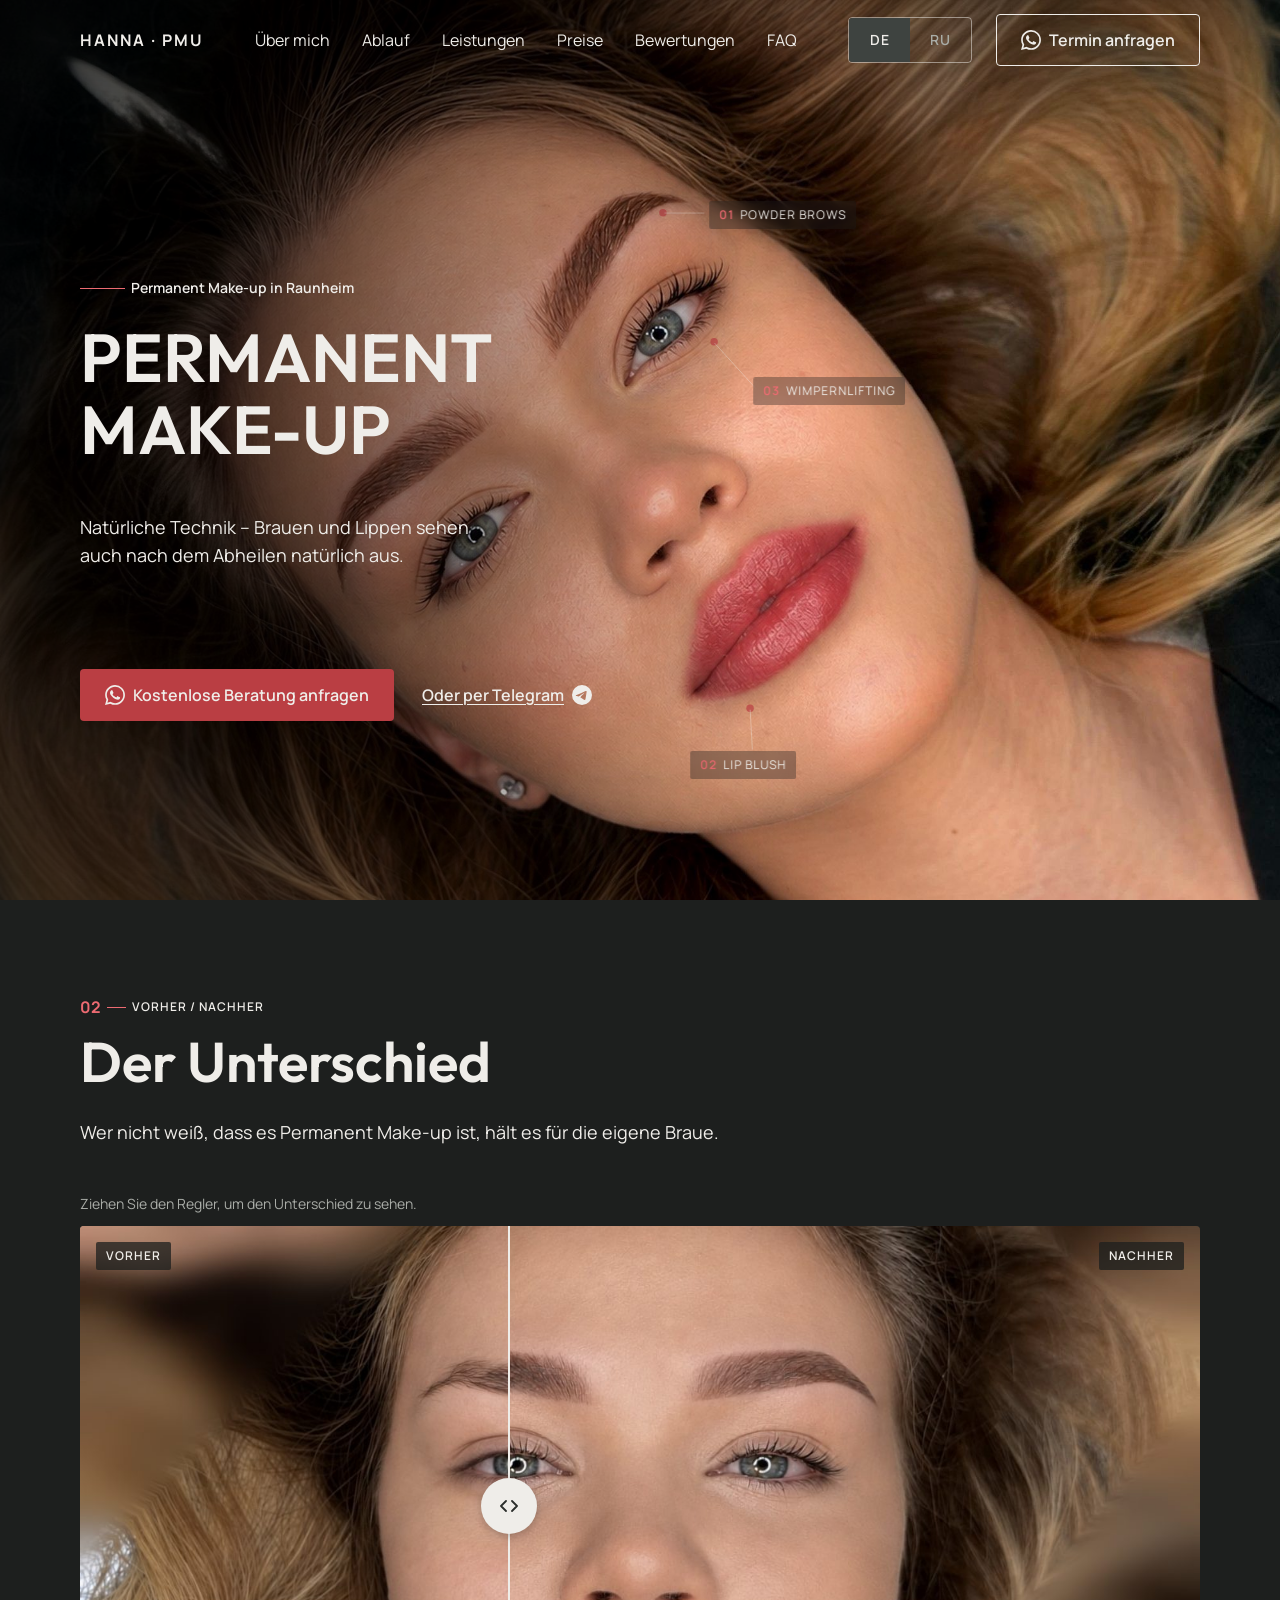
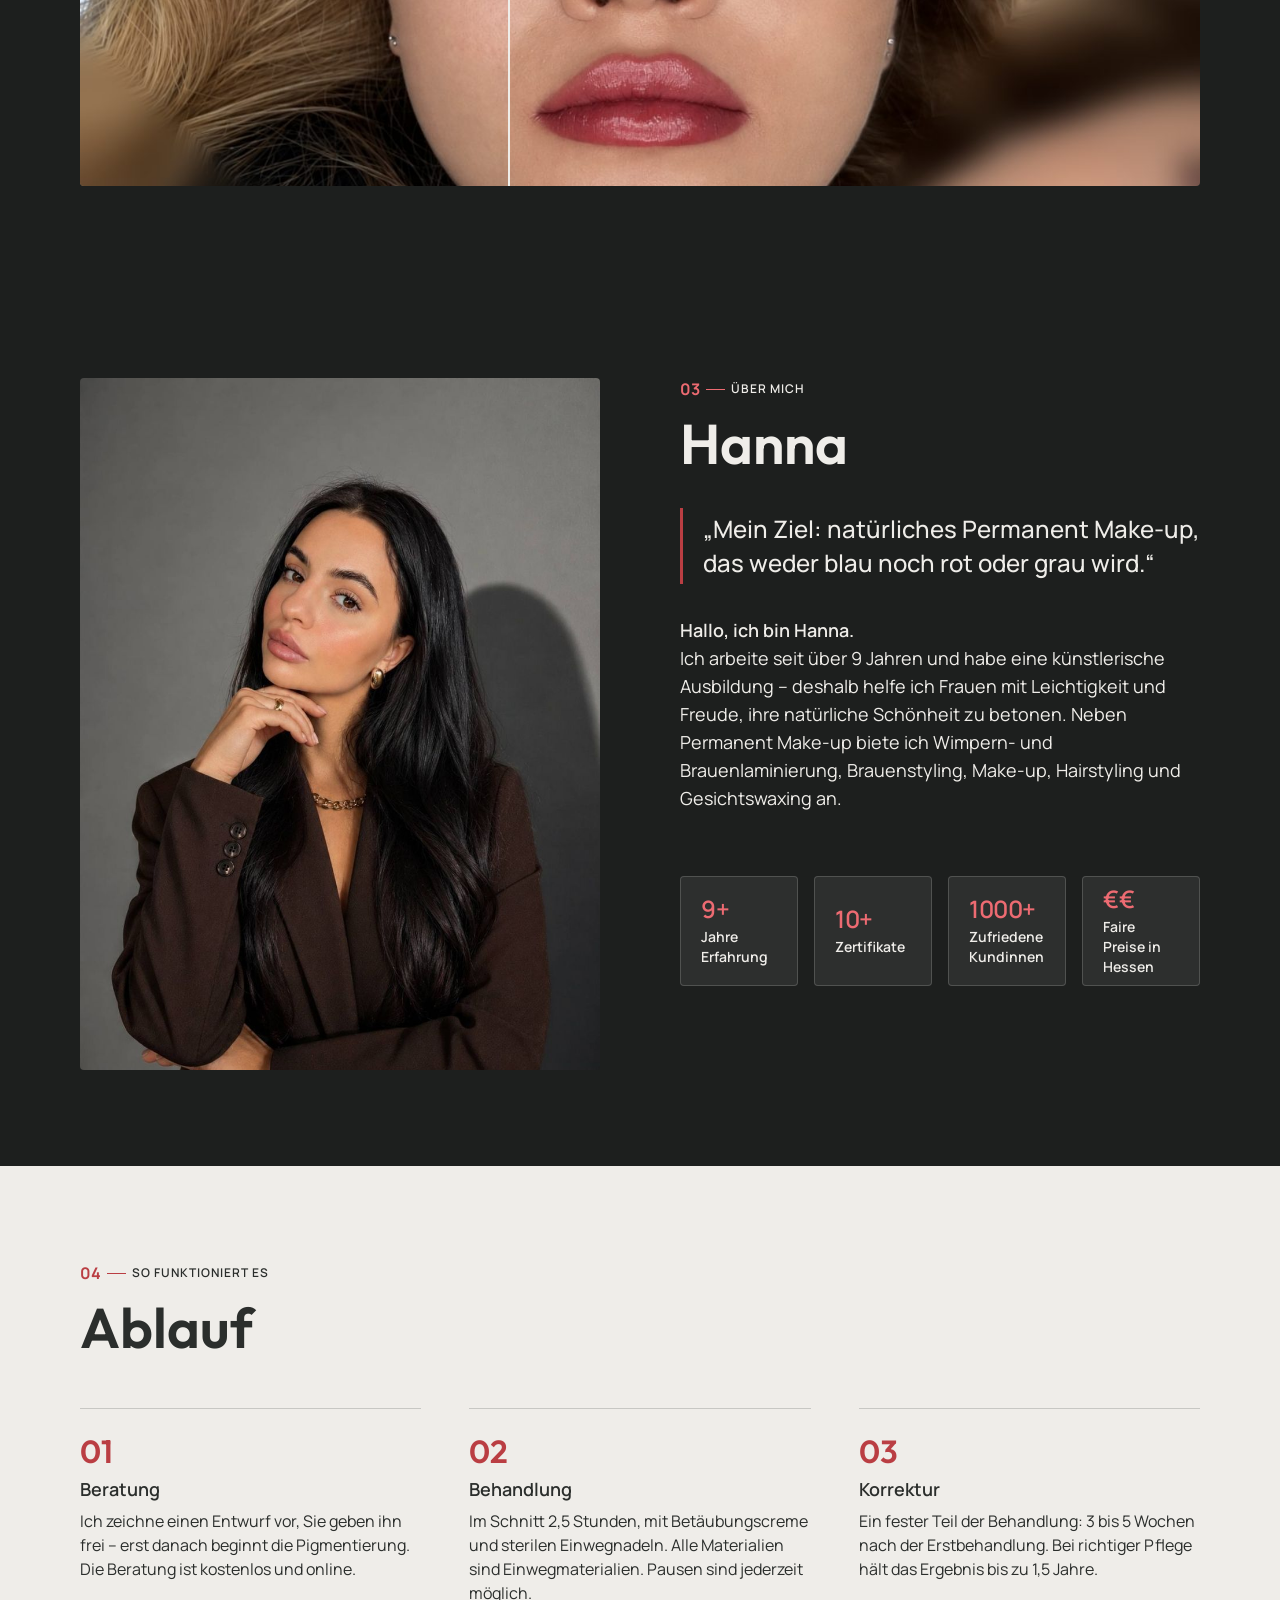
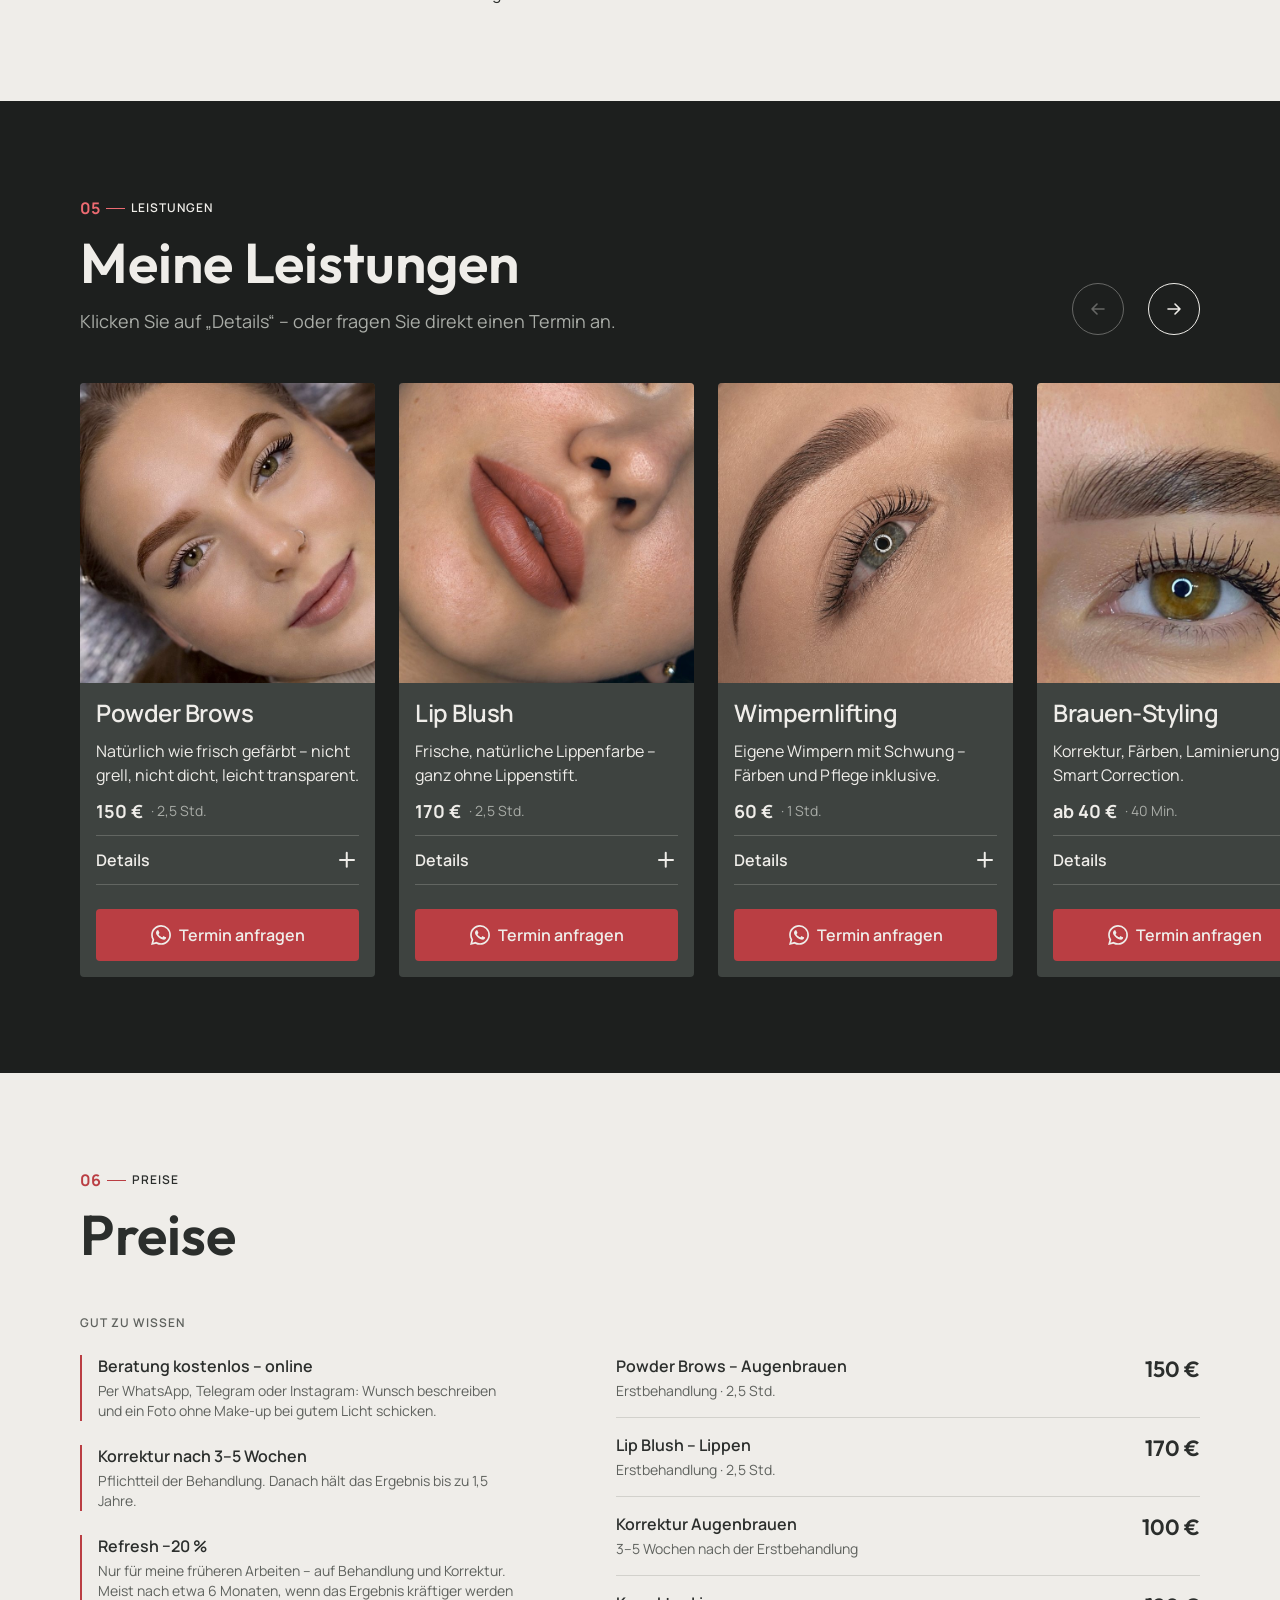
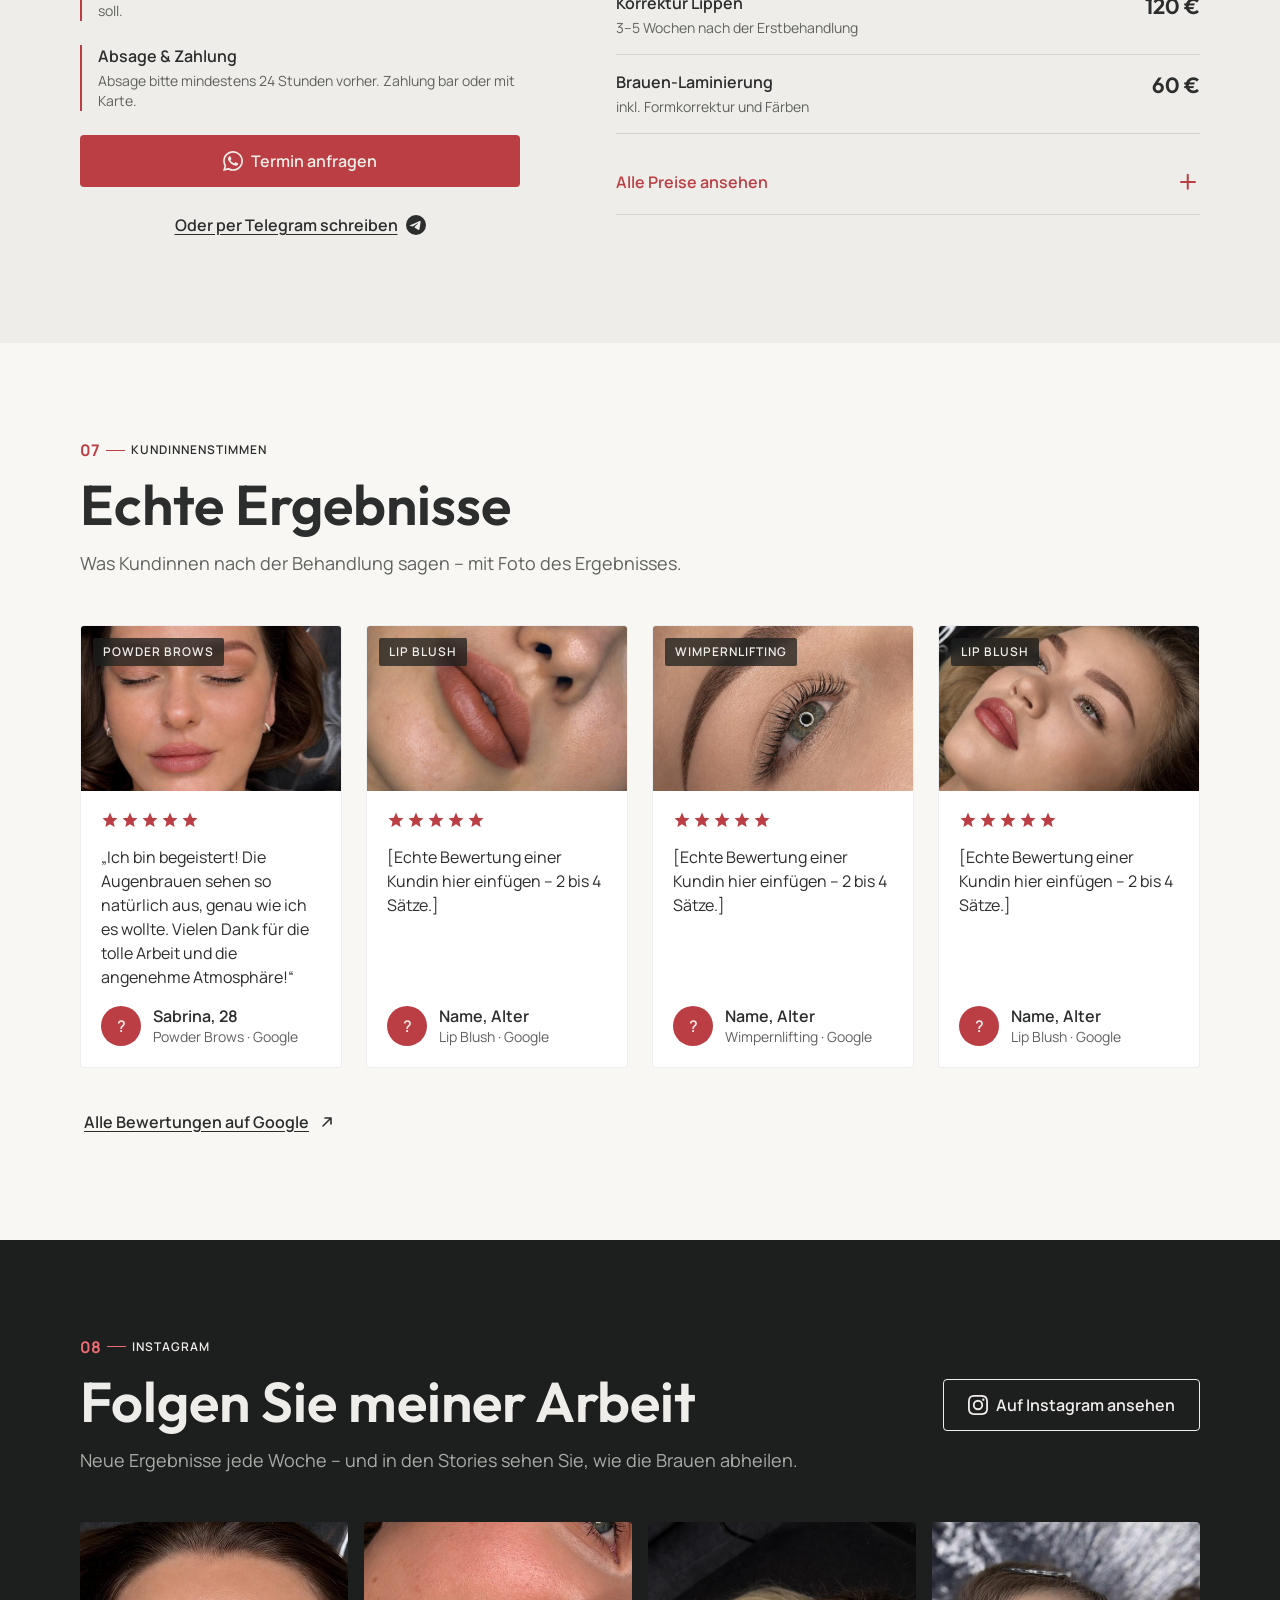
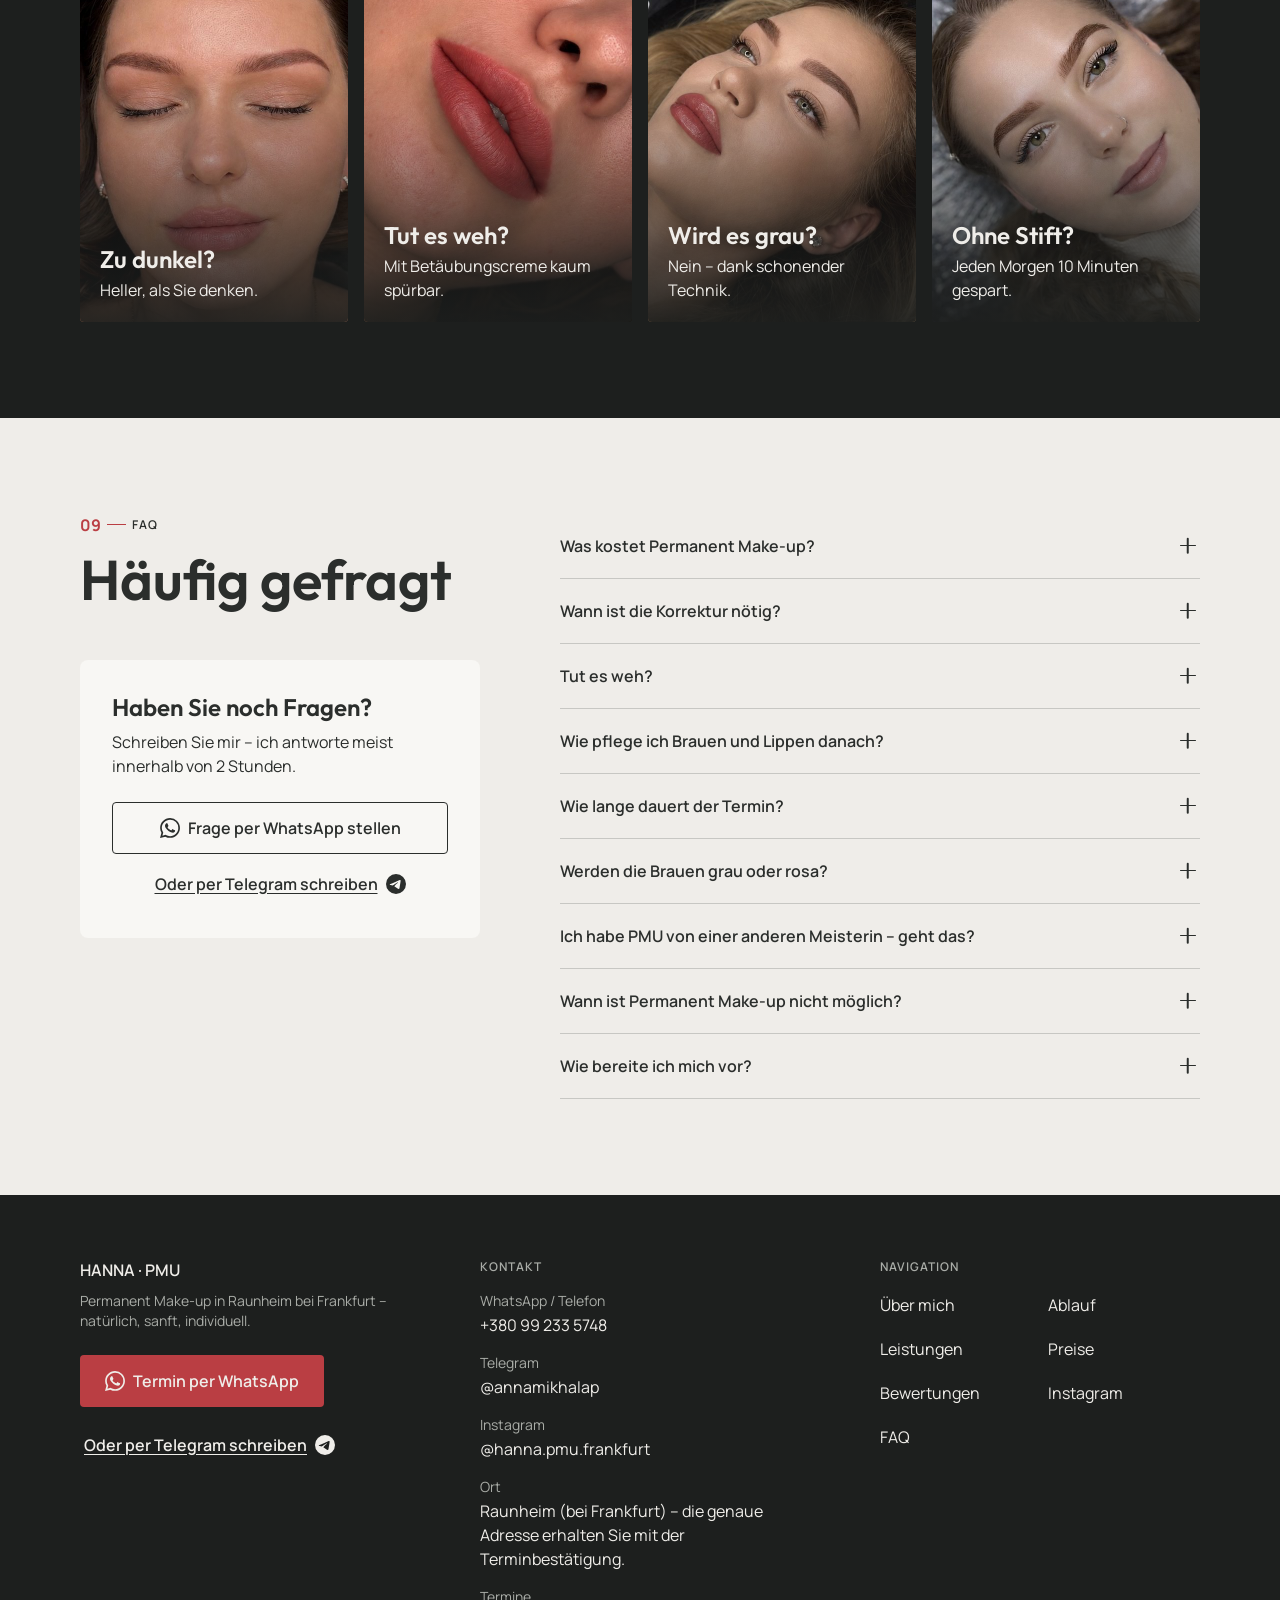
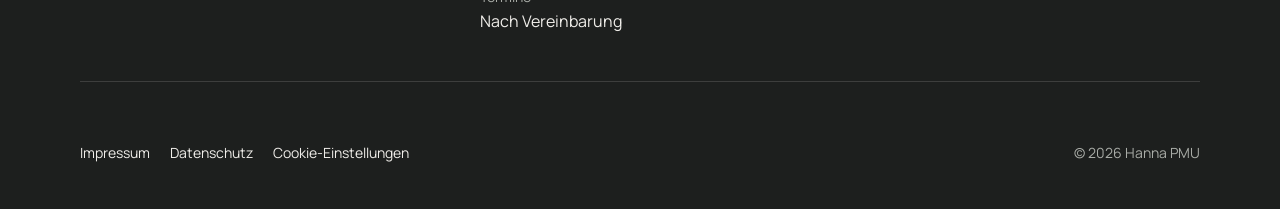
<file: index.html>
<!DOCTYPE html>
<html lang="de">
<head>
  <meta charset="utf-8">
  <meta name="viewport" content="width=device-width, initial-scale=1, viewport-fit=cover">
  <title data-i18n="meta.title">Hanna · Permanent Make-up in Raunheim bei Frankfurt</title>
  <meta name="description" content="Natürliches Permanent Make-up für Brauen und Lippen in Raunheim bei Frankfurt. Kostenlose Beratung, Termin per WhatsApp oder Telegram." data-i18n-content="meta.description">
  <meta name="theme-color" content="#1D1F1E">
  <meta property="og:type" content="website">
  <meta property="og:title" content="Hanna · Permanent Make-up in Raunheim bei Frankfurt" data-i18n-content="meta.title">
  <meta property="og:description" content="Natürliches Permanent Make-up für Brauen und Lippen in Raunheim bei Frankfurt. Kostenlose Beratung, Termin per WhatsApp oder Telegram." data-i18n-content="meta.description">
  <meta property="og:image" content="assets/img/hero-desktop.jpg">
  <meta property="og:locale" content="de_DE">
  <script>document.documentElement.classList.add("js")</script>
  <link rel="preload" href="assets/fonts/outfit-latin-600-normal.woff2" as="font" type="font/woff2" crossorigin>
  <link rel="preload" href="assets/fonts/manrope-latin-400-normal.woff2" as="font" type="font/woff2" crossorigin>
  <link rel="stylesheet" href="assets/css/styles.css?v=mvvj8fq1">
  <link rel="icon" href="data:image/svg+xml,%3Csvg xmlns='http://www.w3.org/2000/svg' viewBox='0 0 32 32'%3E%3Crect width='32' height='32' rx='6' fill='%231D1F1E'/%3E%3Ctext x='16' y='22' font-family='Arial' font-weight='700' font-size='16' fill='%23ED6B72' text-anchor='middle'%3EH%3C/text%3E%3C/svg%3E">
  <link rel="preload" href="assets/img/hero-mobile.jpg?v=mvvj8fq1c" as="image" media="(max-width: 767px)">
  <link rel="preload" href="assets/img/hero-desktop.jpg?v=mvvj8fq1c" as="image" media="(min-width: 768px)">
</head>
<body id="top">
  <svg width="0" height="0" style="position:absolute" aria-hidden="true">
  <symbol id="i-wa" viewBox="0 0 24 24"><path fill="currentColor" d="M17.47 14.38c-.3-.15-1.76-.87-2.03-.97-.27-.1-.47-.15-.67.15-.2.3-.77.97-.94 1.16-.17.2-.35.22-.64.07-.3-.15-1.26-.46-2.39-1.47-.88-.79-1.48-1.76-1.65-2.06-.17-.3-.02-.46.13-.6.13-.14.3-.35.45-.52.15-.18.2-.3.3-.5.1-.2.05-.37-.03-.52-.07-.15-.67-1.61-.92-2.2-.24-.58-.49-.5-.67-.51h-.57c-.2 0-.52.07-.79.37-.27.3-1.04 1.02-1.04 2.48s1.07 2.88 1.21 3.07c.15.2 2.1 3.2 5.08 4.49.71.31 1.26.49 1.7.63.71.22 1.36.19 1.87.12.57-.09 1.76-.72 2-1.41.25-.7.25-1.29.18-1.41-.08-.13-.27-.2-.57-.35m-5.42 7.4h-.01a9.87 9.87 0 0 1-5.03-1.38l-.36-.21-3.74.98 1-3.65-.24-.37a9.86 9.86 0 0 1-1.51-5.26c0-5.45 4.44-9.88 9.89-9.88a9.86 9.86 0 0 1 9.88 9.89c0 5.45-4.43 9.88-9.88 9.88m8.41-18.3A11.82 11.82 0 0 0 12.05 0C5.5 0 .16 5.34.16 11.89c0 2.1.55 4.14 1.59 5.95L.06 24l6.3-1.65a11.88 11.88 0 0 0 5.69 1.45h.01c6.55 0 11.89-5.34 11.89-11.89 0-3.18-1.24-6.17-3.48-8.41"/></symbol>
  <symbol id="i-tg" viewBox="0 0 24 24"><path fill="currentColor" fill-rule="evenodd" d="M12 0a12 12 0 1 0 0 24 12 12 0 0 0 0-24zm4.91 7.22c.1 0 .32.03.46.14.12.1.15.23.17.33.02.09.04.3.02.47-.18 1.9-.96 6.5-1.36 8.63-.17.9-.5 1.2-.82 1.23-.7.06-1.22-.46-1.9-.9-1.06-.7-1.65-1.13-2.68-1.8-1.18-.78-.42-1.21.26-1.91.18-.18 3.25-2.98 3.3-3.23.01-.03.02-.15-.05-.21-.07-.06-.17-.04-.25-.02-.1.02-1.8 1.14-5.06 3.35-.48.33-.91.49-1.3.48-.43-.01-1.25-.24-1.87-.44-.75-.25-1.35-.38-1.3-.79.03-.22.33-.44.9-.66 3.5-1.53 5.83-2.53 7-3.02 3.33-1.38 4.02-1.62 4.48-1.63z"/></symbol>
  <symbol id="i-ig" viewBox="0 0 24 24"><path fill="currentColor" d="M12 2.2c3.2 0 3.58.01 4.85.07 3.25.15 4.77 1.69 4.92 4.92.06 1.27.07 1.65.07 4.85s-.01 3.58-.07 4.85c-.15 3.23-1.66 4.77-4.92 4.92-1.27.06-1.64.07-4.85.07s-3.58-.01-4.85-.07c-3.26-.15-4.77-1.7-4.92-4.92C2.17 15.58 2.16 15.2 2.16 12s.01-3.58.07-4.85C2.38 3.92 3.9 2.38 7.15 2.23 8.42 2.17 8.8 2.16 12 2.16zM12 0C8.74 0 8.33.01 7.05.07 2.7.27.27 2.7.07 7.05.01 8.33 0 8.74 0 12s.01 3.67.07 4.95c.2 4.36 2.62 6.78 6.98 6.98C8.33 23.99 8.74 24 12 24s3.67-.01 4.95-.07c4.35-.2 6.78-2.62 6.98-6.98.06-1.28.07-1.69.07-4.95s-.01-3.67-.07-4.95C23.73 2.7 21.31.27 16.95.07 15.67.01 15.26 0 12 0zm0 5.84a6.16 6.16 0 1 0 0 12.32 6.16 6.16 0 0 0 0-12.32zM12 16a4 4 0 1 1 0-8 4 4 0 0 1 0 8zm6.4-11.85a1.44 1.44 0 1 0 0 2.88 1.44 1.44 0 0 0 0-2.88z"/></symbol>
  <symbol id="i-arrow" viewBox="0 0 20 20"><path d="M4 10h12M11 5l5 5-5 5" fill="none" stroke="currentColor" stroke-width="1.6" stroke-linecap="round" stroke-linejoin="round"/></symbol>
  <symbol id="i-arrow-l" viewBox="0 0 20 20"><path d="M16 10H4M9 5l-5 5 5 5" fill="none" stroke="currentColor" stroke-width="1.6" stroke-linecap="round" stroke-linejoin="round"/></symbol>
  <symbol id="i-ext" viewBox="0 0 20 20"><path d="M6 14l8-8M8 6h6v6" fill="none" stroke="currentColor" stroke-width="1.6" stroke-linecap="round" stroke-linejoin="round"/></symbol>
  <symbol id="i-menu" viewBox="0 0 24 24"><path d="M3 6.75h18M3 12h18M3 17.25h18" fill="none" stroke="currentColor" stroke-width="1.5" stroke-linecap="round"/></symbol>
  <symbol id="i-close" viewBox="0 0 24 24"><path d="M6 6l12 12M18 6L6 18" fill="none" stroke="currentColor" stroke-width="1.8" stroke-linecap="round"/></symbol>
  <symbol id="i-star" viewBox="0 0 24 24"><path fill="currentColor" d="M12 2l2.9 6.9 7.1.6-5.4 4.7 1.6 7-6.2-3.7-6.2 3.7 1.6-7L2 9.5l7.1-.6z"/></symbol>
  <symbol id="i-handle" viewBox="0 0 24 24"><path d="M9 7l-5 5 5 5M15 7l5 5-5 5" fill="none" stroke="currentColor" stroke-width="1.8" stroke-linecap="round" stroke-linejoin="round"/></symbol>
</svg>
  <a class="skip" href="#main" data-i18n="a11y.skip">Zum Inhalt springen</a>
  <header class="header" data-header>
    <div class="container header__in">
      <a class="logo" href="#top">HANNA · PMU</a>
      <nav class="nav" aria-label="Hauptnavigation">
        <a href="#about" data-spy="about"><span data-i18n="nav.about">Über mich</span></a><a href="#process" data-spy="process"><span data-i18n="nav.process">Ablauf</span></a><a href="#services" data-spy="services"><span data-i18n="nav.services">Leistungen</span></a><a href="#prices" data-spy="prices"><span data-i18n="nav.prices">Preise</span></a><a href="#reviews" data-spy="reviews"><span data-i18n="nav.reviews">Bewertungen</span></a><a href="#faq" data-spy="faq"><span data-i18n="nav.faq">FAQ</span></a>
      </nav>
      <div class="header__right">
        <div class="lang lang--header" role="group" aria-label="Sprache wählen" data-i18n-aria-label="a11y.lang"><button type="button" data-lang="de" aria-pressed="true">DE</button><button type="button" data-lang="ru" aria-pressed="false" lang="ru">RU</button></div>
        <a class="btn btn--secondary btn--on-dark header__cta" href="https://wa.me/380992335748" target="_blank" rel="noopener" data-wa><svg class="ic" aria-hidden="true" focusable="false"><use href="#i-wa"></use></svg><span data-i18n="nav.cta">Termin anfragen</span></a>
        <button class="icon-btn burger" type="button" data-menu-open aria-controls="menu" aria-expanded="false" aria-label="Menü öffnen" data-i18n-aria-label="a11y.menuOpen"><svg class="ic" aria-hidden="true" focusable="false"><use href="#i-menu"></use></svg></button>
      </div>
    </div>
  </header>

  <div class="menu" id="menu" role="dialog" aria-modal="true" aria-label="Menü" hidden data-menu>
    <div class="container menu__top">
      <span class="logo">HANNA · PMU</span>
      <div class="menu__top-right"><div class="lang " role="group" aria-label="Sprache wählen" data-i18n-aria-label="a11y.lang"><button type="button" data-lang="de" aria-pressed="true">DE</button><button type="button" data-lang="ru" aria-pressed="false" lang="ru">RU</button></div><button class="icon-btn" type="button" data-menu-close aria-label="Menü schließen" data-i18n-aria-label="a11y.menuClose"><svg class="ic" aria-hidden="true" focusable="false"><use href="#i-close"></use></svg></button></div>
    </div>
    <nav class="container menu__nav" aria-label="Menü">
      <a class="menu__item" href="#about" data-spy="about" style="--i:0"><span class="menu__num">03</span><span class="menu__label" data-i18n="nav.about">Über mich</span><svg class="ic menu__arrow" aria-hidden="true" focusable="false"><use href="#i-arrow"></use></svg></a><a class="menu__item" href="#process" data-spy="process" style="--i:1"><span class="menu__num">04</span><span class="menu__label" data-i18n="nav.process">Ablauf</span><svg class="ic menu__arrow" aria-hidden="true" focusable="false"><use href="#i-arrow"></use></svg></a><a class="menu__item" href="#services" data-spy="services" style="--i:2"><span class="menu__num">05</span><span class="menu__label" data-i18n="nav.services">Leistungen</span><svg class="ic menu__arrow" aria-hidden="true" focusable="false"><use href="#i-arrow"></use></svg></a><a class="menu__item" href="#prices" data-spy="prices" style="--i:3"><span class="menu__num">06</span><span class="menu__label" data-i18n="nav.prices">Preise</span><svg class="ic menu__arrow" aria-hidden="true" focusable="false"><use href="#i-arrow"></use></svg></a><a class="menu__item" href="#reviews" data-spy="reviews" style="--i:4"><span class="menu__num">07</span><span class="menu__label" data-i18n="nav.reviews">Bewertungen</span><svg class="ic menu__arrow" aria-hidden="true" focusable="false"><use href="#i-arrow"></use></svg></a><a class="menu__item" href="#instagram" data-spy="instagram" style="--i:5"><span class="menu__num">08</span><span class="menu__label" data-i18n="nav.instagram">Instagram</span><svg class="ic menu__arrow" aria-hidden="true" focusable="false"><use href="#i-arrow"></use></svg></a><a class="menu__item" href="#faq" data-spy="faq" style="--i:6"><span class="menu__num">09</span><span class="menu__label" data-i18n="nav.faq">FAQ</span><svg class="ic menu__arrow" aria-hidden="true" focusable="false"><use href="#i-arrow"></use></svg></a>
    </nav>
    <div class="container menu__bottom">
      <a class="btn btn--primary btn--on-dark btn--block" href="https://wa.me/380992335748" target="_blank" rel="noopener" data-wa><svg class="ic" aria-hidden="true" focusable="false"><use href="#i-wa"></use></svg><span data-i18n="footer.cta">Termin per WhatsApp</span></a>
      <div class="menu__links">
        <a class="tlink tlink--on-dark" href="https://t.me/annamikhalap" target="_blank" rel="noopener" data-tg><span>Telegram</span><svg class="ic" aria-hidden="true" focusable="false"><use href="#i-tg"></use></svg></a>
        <a class="tlink tlink--on-dark" href="https://instagram.com/hanna.pmu.frankfurt" target="_blank" rel="noopener" data-ig><span>Instagram</span><svg class="ic" aria-hidden="true" focusable="false"><use href="#i-ig"></use></svg></a>
      </div>
      <p class="menu__addr"><span class="menu__name" data-i18n="menu.name">Hanna · Permanent Make-up</span><span data-i18n="menu.city">Raunheim, 65479</span></p>
    </div>
  </div>

  <main id="main">
    <!-- 01 HERO -->
    <section class="hero" aria-labelledby="hero-title">
      <div class="hero__art" aria-hidden="true">
        <picture>
          <source media="(min-width: 768px)" srcset="assets/img/hero-desktop.jpg?v=mvvj8fq1c">
          <img src="assets/img/hero-mobile.jpg?v=mvvj8fq1c" alt="" fetchpriority="high">
        </picture>
        <svg class="hero__lines hero__lines--m" viewBox="0 0 390 844" preserveAspectRatio="none" aria-hidden="true" focusable="false"><circle class="hl-dot" style="--g:0" cx="181.0" cy="326.5" r="2.5"/><line class="hl-line" style="--g:0;--len:81.6" x1="180.0" y1="326.0" x2="100.0" y2="310.0"/><circle class="hl-dot" style="--g:1" cx="101.0" cy="497.6" r="2.5"/><line class="hl-line" style="--g:1;--len:59.4" x1="100.2" y1="498.7" x2="69.5" y2="549.5"/><circle class="hl-dot" style="--g:2" cx="316.0" cy="585.3" r="2.5"/><line class="hl-line" style="--g:2;--len:31.3" x1="316.3" y1="587.5" x2="316.5" y2="618.8"/></svg><svg class="hero__lines hero__lines--d" viewBox="0 0 1440 844" preserveAspectRatio="none" aria-hidden="true" focusable="false"><circle class="hl-dot" style="--g:0" cx="741.5" cy="199.5" r="3.5"/><line class="hl-line" style="--g:0;--len:39.9" x1="743.0" y1="199.8" x2="782.8" y2="199.8"/><circle class="hl-dot" style="--g:1" cx="789.5" cy="320.5" r="3.5"/><line class="hl-line" style="--g:1;--len:62.6" x1="789.9" y1="321.7" x2="832.0" y2="368.0"/><circle class="hl-dot" style="--g:2" cx="823.2" cy="664.1" r="3.5"/><line class="hl-line" style="--g:2;--len:39.8" x1="823.3" y1="665.6" x2="825.5" y2="705.3"/></svg>
        <span class="hero__tag hero__tag--1" style="--g:0"><span class="tag"><span class="tag__num">01</span><span data-i18n="hero.tag1">Powder Brows</span></span></span>
        <span class="hero__tag hero__tag--2" style="--g:2"><span class="tag"><span class="tag__num">02</span><span data-i18n="hero.tag2">Lip Blush</span></span></span>
        <span class="hero__tag hero__tag--3" style="--g:1"><span class="tag"><span class="tag__num">03</span><span data-i18n="hero.tag3">Wimpernlifting</span></span></span>
      </div>
      <div class="container hero__in">
        <div class="hero__top">
          <p class="eyebrow hero__eyebrow" data-hero="1"><span class="eyebrow__line" aria-hidden="true"></span><span data-i18n="hero.eyebrow">Permanent Make-up in Raunheim</span></p>
          <h1 class="t-display hero__title" id="hero-title" data-hero="2" data-i18n="hero.title">Permanent Make-up</h1>
        </div>
        <div class="hero__bottom">
          <p class="hero__text" data-hero="3"><span class="only-mob" data-i18n="hero.text">Natürliche Brauen und Lippen – auch nach dem Abheilen.</span><span class="only-desk" data-i18n="hero.textDesk">Natürliche Technik – Brauen und Lippen sehen auch nach dem Abheilen natürlich aus.</span></p>
          <div class="hero__cta" data-hero="4"><div class="cta-pair cta-pair--row"><a class="btn btn--primary btn--on-dark" href="https://wa.me/380992335748" target="_blank" rel="noopener" data-wa data-wa-msg="wa.message"><svg class="ic" aria-hidden="true" focusable="false"><use href="#i-wa"></use></svg><span data-i18n="hero.cta">Kostenlose Beratung anfragen</span></a><a class="tlink tlink--on-dark" href="https://t.me/annamikhalap" target="_blank" rel="noopener" data-tg><span class="only-mob" data-i18n="cta.telegram">Oder per Telegram schreiben</span><span class="only-desk" data-i18n="cta.telegramShort">Oder per Telegram</span><svg class="ic" aria-hidden="true" focusable="false"><use href="#i-tg"></use></svg></a></div></div>
        </div>
      </div>
    </section>

    <!-- 02 VORHER / NACHHER -->
    <section class="sec sec--dark" id="vorher-nachher" aria-labelledby="ba-title">
      <div class="container ba-sec">
        <div class="sec-head" data-reveal>
          <p class="eyebrow"><span class="eyebrow__num">02</span><span class="eyebrow__line" aria-hidden="true"></span><span data-i18n="ba.eyebrow">Vorher / Nachher</span></p>
          <h2 class="t-h2" id="ba-title" data-i18n="ba.title">Der Unterschied</h2>
          <p class="t-lead" data-i18n="ba.text">Wer nicht weiß, dass es Permanent Make-up ist, hält es für die eigene Braue.</p>
        </div>
        <p class="t-hint ba__hint" data-reveal data-i18n="ba.hint">Ziehen Sie den Regler, um den Unterschied zu sehen.</p>
        <div class="ba" data-ba data-reveal style="--pos:50%">
          <img class="ba__img" draggable="false" src="assets/img/after.jpg?v=mvvj8fq1b" width="1400" height="1000" loading="lazy" decoding="async" alt="Gesicht nach der Behandlung: Powder Brows und Lip Blush" data-i18n-alt="ba.altAfter">
          <div class="ba__before"><img class="ba__img" draggable="false" src="assets/img/before.jpg?v=mvvj8fq1" width="1400" height="1000" loading="lazy" decoding="async" alt="Gesicht vor der Behandlung: helle, ungleichmäßige Brauen" data-i18n-alt="ba.altBefore"></div>
          <span class="ba__tag ba__tag--l"><span class="tag"><span data-i18n="ba.before">Vorher</span></span></span>
          <span class="ba__tag ba__tag--r"><span class="tag"><span data-i18n="ba.after">Nachher</span></span></span>
          <span class="ba__handle" aria-hidden="true"><span class="ba__knob"><svg class="ic" aria-hidden="true" focusable="false"><use href="#i-handle"></use></svg></span></span>
          <input class="ba__range" type="range" min="0" max="100" value="50" step="1" aria-label="Vorher-Nachher-Vergleich: Regler verschieben" data-i18n-aria-label="a11y.slider">
        </div>
      </div>
    </section>

    <!-- 03 ÜBER MICH -->
    <section class="sec sec--dark sec--about" id="about" aria-labelledby="about-title">
      <div class="container about">
        <div class="about__photo" data-reveal><img src="assets/img/hanna.jpg" width="899" height="1200" loading="lazy" decoding="async" alt="Hanna, Permanent-Make-up-Artistin" data-i18n-alt="about.alt"></div>
        <div class="about__text">
          <div class="about__top">
            <div class="sec-head" data-reveal>
              <p class="eyebrow"><span class="eyebrow__num">03</span><span class="eyebrow__line" aria-hidden="true"></span><span data-i18n="about.eyebrow">Über mich</span></p>
              <h2 class="t-h2" id="about-title" data-i18n="about.title">Hanna</h2>
            </div>
            <blockquote class="quote" data-reveal data-i18n="about.quote">„Mein Ziel: natürliches Permanent Make-up, das weder blau noch rot oder grau wird.“</blockquote>
            <p class="about__bio" data-reveal><strong data-i18n="about.hello">Hallo, ich bin Hanna.</strong><br><span data-i18n="about.bio">Ich arbeite seit über 9 Jahren und habe eine künstlerische Ausbildung – deshalb helfe ich Frauen mit Leichtigkeit und Freude, ihre natürliche Schönheit zu betonen. Neben Permanent Make-up biete ich Wimpern- und Brauenlaminierung, Brauenstyling, Make-up, Hairstyling und Gesichtswaxing an.</span></p>
          </div>
          <div class="about__bottom">
            <ul class="stats">
              <li class="stat" data-reveal style="--i:0"><span class="stat__n" data-i18n="about.stat1n">9+</span><span class="stat__l" data-i18n="about.stat1">Jahre Erfahrung</span></li><li class="stat" data-reveal style="--i:1"><span class="stat__n" data-i18n="about.stat2n">10+</span><span class="stat__l" data-i18n="about.stat2">Zertifikate</span></li><li class="stat" data-reveal style="--i:2"><span class="stat__n" data-i18n="about.stat3n">1000+</span><span class="stat__l" data-i18n="about.stat3">Zufriedene Kundinnen</span></li><li class="stat" data-reveal style="--i:3"><span class="stat__n" data-i18n="about.stat4n">€€</span><span class="stat__l" data-i18n="about.stat4">Faire Preise in Hessen</span></li>
            </ul>
            <div class="about__cta" data-reveal><div class="cta-pair cta-pair--row"><a class="btn btn--primary btn--on-dark" href="https://wa.me/380992335748" target="_blank" rel="noopener" data-wa data-wa-msg="wa.message"><svg class="ic" aria-hidden="true" focusable="false"><use href="#i-wa"></use></svg><span data-i18n="cta.book">Termin anfragen</span></a><a class="tlink tlink--on-dark" href="https://t.me/annamikhalap" target="_blank" rel="noopener" data-tg><span data-i18n="cta.telegramShort">Oder per Telegram</span><svg class="ic" aria-hidden="true" focusable="false"><use href="#i-tg"></use></svg></a></div></div>
          </div>
        </div>
      </div>
    </section>

    <!-- 04 ABLAUF -->
    <section class="sec sec--light" id="process" aria-labelledby="process-title">
      <div class="container">
        <div class="sec-head" data-reveal>
          <p class="eyebrow"><span class="eyebrow__num">04</span><span class="eyebrow__line" aria-hidden="true"></span><span data-i18n="process.eyebrow">So funktioniert es</span></p>
          <h2 class="t-h2" id="process-title" data-i18n="process.title">Ablauf</h2>
        </div>
        <ol class="steps">
          <li class="step" data-reveal style="--i:0"><span class="step__n" aria-hidden="true">01</span><h3 class="step__t" data-i18n="process.s1t">Beratung</h3><p class="step__p" data-i18n="process.s1">Ich zeichne einen Entwurf vor, Sie geben ihn frei – erst danach beginnt die Pigmentierung. Die Beratung ist kostenlos und online.</p></li><li class="step" data-reveal style="--i:1"><span class="step__n" aria-hidden="true">02</span><h3 class="step__t" data-i18n="process.s2t">Behandlung</h3><p class="step__p" data-i18n="process.s2">Im Schnitt 2,5 Stunden, mit Betäubungscreme und sterilen Einwegnadeln. Alle Materialien sind Einwegmaterialien. Pausen sind jederzeit möglich.</p></li><li class="step" data-reveal style="--i:2"><span class="step__n" aria-hidden="true">03</span><h3 class="step__t" data-i18n="process.s3t">Korrektur</h3><p class="step__p" data-i18n="process.s3">Ein fester Teil der Behandlung: 3 bis 5 Wochen nach der Erstbehandlung. Bei richtiger Pflege hält das Ergebnis bis zu 1,5 Jahre.</p></li>
        </ol>
      </div>
    </section>

    <!-- 05 LEISTUNGEN -->
    <section class="sec sec--dark" id="services" aria-labelledby="services-title">
      <div class="container">
        <div class="sec-top">
          <div class="sec-head" data-reveal>
            <p class="eyebrow"><span class="eyebrow__num">05</span><span class="eyebrow__line" aria-hidden="true"></span><span data-i18n="services.eyebrow">Leistungen</span></p>
            <h2 class="t-h2" id="services-title" data-i18n="services.title">Meine Leistungen</h2>
            <p class="t-sub"><span class="only-mob" data-i18n="services.text">Tippen Sie auf „Details“ – oder fragen Sie direkt einen Termin an.</span><span class="only-desk" data-i18n="services.textDesk">Klicken Sie auf „Details“ – oder fragen Sie direkt einen Termin an.</span></p>
          </div>
          <div class="arrows" data-arrows="services">
            <button class="icon-btn icon-btn--ring" type="button" data-dir="-1" aria-label="Zurück" data-i18n-aria-label="a11y.prev"><svg class="ic" aria-hidden="true" focusable="false"><use href="#i-arrow-l"></use></svg></button>
            <button class="icon-btn icon-btn--ring" type="button" data-dir="1" aria-label="Weiter" data-i18n-aria-label="a11y.next"><svg class="ic" aria-hidden="true" focusable="false"><use href="#i-arrow"></use></svg></button>
          </div>
        </div>
      </div>
      <div class="carousel" data-carousel="services" data-reveal>
        <ul class="carousel__track scards">
          <li class="scard">
            <div class="scard__media"><img class="scard__img" src="assets/img/svc-pmu-brauen.jpg?v=mvvj8fq1" width="700" height="712" loading="lazy" decoding="async" alt="Augenbraue nach Powder-Brows-Behandlung" data-i18n-alt="s1.alt"></div>
            <div class="scard__body">
              <h3 class="scard__title" data-i18n="s1.title">Powder Brows</h3>
              <p class="scard__text" data-i18n="s1.text">Natürlich wie frisch gefärbt – nicht grell, nicht dicht, leicht transparent.</p>
              <p class="scard__meta"><strong data-i18n="s1.price">150 €</strong><span data-i18n="s1.time">2,5 Std.</span></p>
              <button class="acc-head scard__toggle" type="button" aria-expanded="false" aria-controls="s1-details">
                <span data-when-closed data-i18n="services.details">Details</span><span data-when-open data-i18n="services.less">Weniger</span><span class="pm" aria-hidden="true"></span>
              </button>
              <div class="collapse" id="s1-details"><div class="collapse__in">
                <dl class="scard__details">
                  <div><dt data-i18n="services.l1">Ablauf</dt><dd data-i18n="s1.d1">Ich zeichne einen Entwurf vor – erst nach Ihrer Freigabe beginne ich mit der Pigmentierung.</dd></div>
                  <div><dt data-i18n="services.l2">Haltbarkeit</dt><dd data-i18n="s1.d2">Bis zu 1,5 Jahre – wenn Sie die Pflegeregeln bis zur Abheilung einhalten.</dd></div>
                  <div><dt data-i18n="services.l3">Gut zu wissen</dt><dd data-i18n="s1.d3">Halten Sie sich an meine Hinweise vor und nach der Behandlung – Sie bekommen sie in der kostenlosen Beratung.</dd></div>
                </dl>
              </div></div>
              <a class="btn btn--primary btn--on-dark btn--block" href="https://wa.me/380992335748" target="_blank" rel="noopener" data-wa data-wa-service="s1.title"><svg class="ic" aria-hidden="true" focusable="false"><use href="#i-wa"></use></svg><span data-i18n="cta.book">Termin anfragen</span></a>
            </div>
          </li>
          <li class="scard">
            <div class="scard__media"><img class="scard__img" src="assets/img/svc-pmu-lippen.jpg?v=mvvj8fq1" width="700" height="712" loading="lazy" decoding="async" alt="Lippen nach Lip-Blush-Behandlung" data-i18n-alt="s2.alt"></div>
            <div class="scard__body">
              <h3 class="scard__title" data-i18n="s2.title">Lip Blush</h3>
              <p class="scard__text" data-i18n="s2.text">Frische, natürliche Lippenfarbe – ganz ohne Lippenstift.</p>
              <p class="scard__meta"><strong data-i18n="s2.price">170 €</strong><span data-i18n="s2.time">2,5 Std.</span></p>
              <button class="acc-head scard__toggle" type="button" aria-expanded="false" aria-controls="s2-details">
                <span data-when-closed data-i18n="services.details">Details</span><span data-when-open data-i18n="services.less">Weniger</span><span class="pm" aria-hidden="true"></span>
              </button>
              <div class="collapse" id="s2-details"><div class="collapse__in">
                <dl class="scard__details">
                  <div><dt data-i18n="services.l1">Ablauf</dt><dd data-i18n="s2.d1">Ich zeichne einen Entwurf vor – erst nach Ihrer Freigabe beginne ich mit der Pigmentierung.</dd></div>
                  <div><dt data-i18n="services.l2">Haltbarkeit</dt><dd data-i18n="s2.d2">Bis zu 1,5 Jahre – bei richtiger Pflege.</dd></div>
                  <div><dt data-i18n="services.l3">Gut zu wissen</dt><dd data-i18n="s2.d3">Halten Sie sich an meine Hinweise vor und nach der Behandlung – Sie bekommen sie in der kostenlosen Beratung.</dd></div>
                </dl>
              </div></div>
              <a class="btn btn--primary btn--on-dark btn--block" href="https://wa.me/380992335748" target="_blank" rel="noopener" data-wa data-wa-service="s2.title"><svg class="ic" aria-hidden="true" focusable="false"><use href="#i-wa"></use></svg><span data-i18n="cta.book">Termin anfragen</span></a>
            </div>
          </li>
          <li class="scard">
            <div class="scard__media"><img class="scard__img" src="assets/img/svc-wimpern-laminierung.jpg?v=mvvj8fq1" width="700" height="712" loading="lazy" decoding="async" alt="Geschwungene Wimpern nach dem Lifting" data-i18n-alt="s4.alt"></div>
            <div class="scard__body">
              <h3 class="scard__title" data-i18n="s4.title">Wimpernlifting</h3>
              <p class="scard__text" data-i18n="s4.text">Eigene Wimpern mit Schwung – Färben und Pflege inklusive.</p>
              <p class="scard__meta"><strong data-i18n="s4.price">60 €</strong><span data-i18n="s4.time">1 Std.</span></p>
              <button class="acc-head scard__toggle" type="button" aria-expanded="false" aria-controls="s4-details">
                <span data-when-closed data-i18n="services.details">Details</span><span data-when-open data-i18n="services.less">Weniger</span><span class="pm" aria-hidden="true"></span>
              </button>
              <div class="collapse" id="s4-details"><div class="collapse__in">
                <dl class="scard__details">
                  <div><dt data-i18n="services.l1">Ablauf</dt><dd data-i18n="s4.d1">Auch ohne vorherige Beratung möglich – die Behandlung passt für alle.</dd></div>
                  <div><dt data-i18n="services.l2">Haltbarkeit</dt><dd data-i18n="s4.d2">Bis zu 1,5 Monate, bis sich die Wimpern erneuern.</dd></div>
                  <div><dt data-i18n="services.l3">Gut zu wissen</dt><dd data-i18n="s4.d3">Nur Wimpern färben: 20 €.</dd></div>
                </dl>
              </div></div>
              <a class="btn btn--primary btn--on-dark btn--block" href="https://wa.me/380992335748" target="_blank" rel="noopener" data-wa data-wa-service="s4.title"><svg class="ic" aria-hidden="true" focusable="false"><use href="#i-wa"></use></svg><span data-i18n="cta.book">Termin anfragen</span></a>
            </div>
          </li>
          <li class="scard">
            <div class="scard__media"><img class="scard__img" src="assets/img/svc-brauen-styling.jpg?v=mvvj8fq1" width="700" height="712" loading="lazy" decoding="async" alt="Gestylte Augenbraue" data-i18n-alt="s5.alt"></div>
            <div class="scard__body">
              <h3 class="scard__title" data-i18n="s5.title">Brauen-Styling</h3>
              <p class="scard__text" data-i18n="s5.text">Korrektur, Färben, Laminierung oder Smart Correction.</p>
              <p class="scard__meta"><strong data-i18n="s5.price">ab 40 €</strong><span data-i18n="s5.time">40 Min.</span></p>
              <button class="acc-head scard__toggle" type="button" aria-expanded="false" aria-controls="s5-details">
                <span data-when-closed data-i18n="services.details">Details</span><span data-when-open data-i18n="services.less">Weniger</span><span class="pm" aria-hidden="true"></span>
              </button>
              <div class="collapse" id="s5-details"><div class="collapse__in">
                <dl class="scard__details">
                  <div><dt data-i18n="services.l1">Ablauf</dt><dd data-i18n="s5.d1">Formkorrektur + Färben 40 € · mit Laminierung 60 €.</dd></div>
                  <div><dt data-i18n="services.l2">Haltbarkeit</dt><dd data-i18n="s5.d2">Färben und Laminierung halten bis zu 1 Monat.</dd></div>
                  <div><dt data-i18n="services.l3">Gut zu wissen</dt><dd data-i18n="s5.d3">Smart Correction: Form, Dichte und Breite mit der Pinzette – ohne Laminierung. 40 €.</dd></div>
                </dl>
              </div></div>
              <a class="btn btn--primary btn--on-dark btn--block" href="https://wa.me/380992335748" target="_blank" rel="noopener" data-wa data-wa-service="s5.title"><svg class="ic" aria-hidden="true" focusable="false"><use href="#i-wa"></use></svg><span data-i18n="cta.book">Termin anfragen</span></a>
            </div>
          </li>
          <li class="scard">
            <div class="scard__media"><img class="scard__img" src="assets/img/svc-make-up-styling.jpg?v=mvvj8fq1" width="700" height="712" loading="lazy" decoding="async" alt="Frau mit Make-up und Hairstyling" data-i18n-alt="s3.alt"></div>
            <div class="scard__body">
              <h3 class="scard__title" data-i18n="s3.title">Make-up &amp; Hairstyling</h3>
              <p class="scard__text" data-i18n="s3.text">Make-up und Styling für Ihren besonderen Anlass.</p>
              <p class="scard__meta"><strong data-i18n="s3.price">ab 80 €</strong><span data-i18n="s3.time"></span></p>
              <button class="acc-head scard__toggle" type="button" aria-expanded="false" aria-controls="s3-details">
                <span data-when-closed data-i18n="services.details">Details</span><span data-when-open data-i18n="services.less">Weniger</span><span class="pm" aria-hidden="true"></span>
              </button>
              <div class="collapse" id="s3-details"><div class="collapse__in">
                <dl class="scard__details">
                  <div><dt data-i18n="services.l1">Ablauf</dt><dd data-i18n="s3.d1">Make-up ab 80 € · Hairstyling ab 80 €.</dd></div>
                  <div><dt data-i18n="services.l2">Haltbarkeit</dt><dd data-i18n="s3.d2">Den ganzen Tag – für Ihren Anlass.</dd></div>
                  <div><dt data-i18n="services.l3">Gut zu wissen</dt><dd data-i18n="s3.d3">Termin und Details per WhatsApp, Telegram oder Instagram.</dd></div>
                </dl>
              </div></div>
              <a class="btn btn--primary btn--on-dark btn--block" href="https://wa.me/380992335748" target="_blank" rel="noopener" data-wa data-wa-service="s3.title"><svg class="ic" aria-hidden="true" focusable="false"><use href="#i-wa"></use></svg><span data-i18n="cta.book">Termin anfragen</span></a>
            </div>
          </li>
        </ul>
      </div>
      <div class="dots" data-dots="services" aria-hidden="true"></div>
    </section>

    <!-- 06 PREISE -->
    <section class="sec sec--light" id="prices" aria-labelledby="prices-title">
      <div class="container prices">
        <div class="prices__head sec-head" data-reveal>
          <p class="eyebrow"><span class="eyebrow__num">06</span><span class="eyebrow__line" aria-hidden="true"></span><span data-i18n="prices.eyebrow">Preise</span></p>
          <h2 class="t-h2" id="prices-title" data-i18n="prices.title">Preise</h2>
        </div>
        <div class="prices__list" data-reveal>
          <ul class="price-list">
            <li class="price-row">
              <div class="price-row__text"><p class="price-row__name" data-i18n="p1.n">Powder Brows – Augenbrauen</p><p class="price-row__meta" data-i18n="p1.m">Erstbehandlung · 2,5 Std.</p></div>
              <p class="price-row__price" data-i18n="p1.p">150 €</p>
            </li>
            <li class="price-row">
              <div class="price-row__text"><p class="price-row__name" data-i18n="p2.n">Lip Blush – Lippen</p><p class="price-row__meta" data-i18n="p2.m">Erstbehandlung · 2,5 Std.</p></div>
              <p class="price-row__price" data-i18n="p2.p">170 €</p>
            </li>
            <li class="price-row">
              <div class="price-row__text"><p class="price-row__name" data-i18n="p3.n">Korrektur Augenbrauen</p><p class="price-row__meta" data-i18n="p3.m">3–5 Wochen nach der Erstbehandlung</p></div>
              <p class="price-row__price" data-i18n="p3.p">100 €</p>
            </li>
            <li class="price-row">
              <div class="price-row__text"><p class="price-row__name" data-i18n="p4.n">Korrektur Lippen</p><p class="price-row__meta" data-i18n="p4.m">3–5 Wochen nach der Erstbehandlung</p></div>
              <p class="price-row__price" data-i18n="p4.p">120 €</p>
            </li>
            <li class="price-row">
              <div class="price-row__text"><p class="price-row__name" data-i18n="p5.n">Brauen-Laminierung</p><p class="price-row__meta" data-i18n="p5.m">inkl. Formkorrektur und Färben</p></div>
              <p class="price-row__price" data-i18n="p5.p">60 €</p>
            </li>
          </ul>
          <div class="all-prices">
            <button class="acc-head all-prices__toggle" type="button" aria-expanded="false" aria-controls="all-prices"><span data-when-closed data-i18n="prices.more">Alle Preise ansehen</span><span data-when-open data-i18n="prices.less">Weniger anzeigen</span><span class="pm" aria-hidden="true"></span></button>
            <div class="collapse" id="all-prices"><div class="collapse__in"><div class="price-groups">
              <div class="price-group">
                <h3 class="t-eyebrow price-group__label" data-i18n="g1">Refresh &amp; Cover-up</h3>
                <ul class="price-list">
            <li class="price-row">
              <div class="price-row__text"><p class="price-row__name" data-i18n="g1.1n">Refresh</p><p class="price-row__meta" data-i18n="g1.1m">Auffrischung meiner früheren Arbeiten · 2 Termine</p></div>
              <p class="price-row__price" data-i18n="g1.1p">−20 %</p>
            </li>
            <li class="price-row">
              <div class="price-row__text"><p class="price-row__name" data-i18n="g1.2n">Cover-up (PMU einer anderen Meisterin)</p><p class="price-row__meta" data-i18n="g1.2m">Keine Korrektur – individuelle Einschätzung, Preis nach Beratung</p></div>
              <p class="price-row__price" data-i18n="g1.2p">auf Anfrage</p>
            </li>
            <li class="price-row">
              <div class="price-row__text"><p class="price-row__name" data-i18n="g1.3n">Remover (Pigmententfernung)</p><p class="price-row__meta" data-i18n="g1.3m">Falls nötig vor dem Cover-up</p></div>
              <p class="price-row__price" data-i18n="g1.3p">70 € / Sitzung</p>
            </li></ul>
              </div>
              <div class="price-group">
                <h3 class="t-eyebrow price-group__label" data-i18n="g2">Augenbrauen</h3>
                <ul class="price-list">
            <li class="price-row">
              <div class="price-row__text"><p class="price-row__name" data-i18n="g2.1n">Formkorrektur + Färben</p></div>
              <p class="price-row__price" data-i18n="g2.1p">40 €</p>
            </li>
            <li class="price-row">
              <div class="price-row__text"><p class="price-row__name" data-i18n="g2.2n">Smart Correction / Ausdünnen</p></div>
              <p class="price-row__price" data-i18n="g2.2p">40 €</p>
            </li></ul>
              </div>
              <div class="price-group">
                <h3 class="t-eyebrow price-group__label" data-i18n="g3">Wimpern</h3>
                <ul class="price-list">
            <li class="price-row">
              <div class="price-row__text"><p class="price-row__name" data-i18n="g3.1n">Wimpernlifting</p><p class="price-row__meta" data-i18n="g3.1m">inkl. Färben und Pflege</p></div>
              <p class="price-row__price" data-i18n="g3.1p">60 €</p>
            </li>
            <li class="price-row">
              <div class="price-row__text"><p class="price-row__name" data-i18n="g3.2n">Wimpern färben</p></div>
              <p class="price-row__price" data-i18n="g3.2p">20 €</p>
            </li></ul>
              </div>
              <div class="price-group">
                <h3 class="t-eyebrow price-group__label" data-i18n="g4">Make-up &amp; Styling</h3>
                <ul class="price-list">
            <li class="price-row">
              <div class="price-row__text"><p class="price-row__name" data-i18n="g4.1n">Make-up</p></div>
              <p class="price-row__price" data-i18n="g4.1p">ab 80 €</p>
            </li>
            <li class="price-row">
              <div class="price-row__text"><p class="price-row__name" data-i18n="g4.2n">Haarstyling</p></div>
              <p class="price-row__price" data-i18n="g4.2p">ab 80 €</p>
            </li></ul>
              </div>
              <div class="price-group">
                <h3 class="t-eyebrow price-group__label" data-i18n="g5">Waxing</h3>
                <ul class="price-list">
            <li class="price-row">
              <div class="price-row__text"><p class="price-row__name" data-i18n="g5.1n">Gesicht komplett</p></div>
              <p class="price-row__price" data-i18n="g5.1p">50 €</p>
            </li>
            <li class="price-row">
              <div class="price-row__text"><p class="price-row__name" data-i18n="g5.2n">Oberlippe</p></div>
              <p class="price-row__price" data-i18n="g5.2p">15 €</p>
            </li>
            <li class="price-row">
              <div class="price-row__text"><p class="price-row__name" data-i18n="g5.3n">Nase</p></div>
              <p class="price-row__price" data-i18n="g5.3p">15 €</p>
            </li></ul>
              </div>
              <div class="price-group">
                <h3 class="t-eyebrow price-group__label" data-i18n="g6">Mini Tattoo</h3>
                <ul class="price-list">
            <li class="price-row">
              <div class="price-row__text"><p class="price-row__name" data-i18n="g6.1n">Mini Tattoo</p><p class="price-row__meta" data-i18n="g6.1m">Preis je nach Motiv – Design bitte vorher anfragen</p></div>
              <p class="price-row__price" data-i18n="g6.1p">50–100 €</p>
            </li></ul>
              </div>
            </div></div></div>
          </div>
        </div>
        <div class="prices__know" data-reveal>
          <h3 class="t-eyebrow know__label" data-i18n="prices.know">Gut zu wissen</h3>
          <ul class="know">
            <li><p class="know__t" data-i18n="prices.k1t">Beratung kostenlos – online</p><p class="know__p" data-i18n="prices.k1">Per WhatsApp, Telegram oder Instagram: Wunsch beschreiben und ein Foto ohne Make-up bei gutem Licht schicken.</p></li><li><p class="know__t" data-i18n="prices.k2t">Korrektur nach 3–5 Wochen</p><p class="know__p" data-i18n="prices.k2">Pflichtteil der Behandlung. Danach hält das Ergebnis bis zu 1,5 Jahre.</p></li><li><p class="know__t" data-i18n="prices.k3t">Refresh −20 %</p><p class="know__p" data-i18n="prices.k3">Nur für meine früheren Arbeiten – auf Behandlung und Korrektur. Meist nach etwa 6 Monaten, wenn das Ergebnis kräftiger werden soll.</p></li><li><p class="know__t" data-i18n="prices.k4t">Absage &amp; Zahlung</p><p class="know__p" data-i18n="prices.k4">Absage bitte mindestens 24 Stunden vorher. Zahlung bar oder mit Karte.</p></li>
          </ul>
        </div>
        <div class="prices__cta" data-reveal><div class="cta-pair cta-pair--full"><a class="btn btn--primary btn--on-light" href="https://wa.me/380992335748" target="_blank" rel="noopener" data-wa data-wa-msg="wa.message"><svg class="ic" aria-hidden="true" focusable="false"><use href="#i-wa"></use></svg><span data-i18n="cta.book">Termin anfragen</span></a><a class="tlink tlink--on-light" href="https://t.me/annamikhalap" target="_blank" rel="noopener" data-tg><span data-i18n="cta.telegram">Oder per Telegram schreiben</span><svg class="ic" aria-hidden="true" focusable="false"><use href="#i-tg"></use></svg></a></div></div>
      </div>
    </section>

        <!-- 07 BEWERTUNGEN -->
    <section class="sec sec--surface" id="reviews" aria-labelledby="reviews-title">
      <div class="container">
        <div class="sec-top">
          <div class="sec-head" data-reveal>
            <p class="eyebrow"><span class="eyebrow__num">07</span><span class="eyebrow__line" aria-hidden="true"></span><span data-i18n="reviews.eyebrow">Kundinnenstimmen</span></p>
            <h2 class="t-h2" id="reviews-title" data-i18n="reviews.title">Echte Ergebnisse</h2>
            <p class="t-sub" data-i18n="reviews.text">Was Kundinnen nach der Behandlung sagen – mit Foto des Ergebnisses.</p>
          </div>
          <p class="rating" data-reveal><strong class="rating__score" data-i18n="reviews.score">5,0</strong><svg class="ic star" aria-hidden="true" focusable="false"><use href="#i-star"></use></svg><span class="rating__count" data-i18n="reviews.count">XX Bewertungen auf Google</span></p>
        </div>
      </div>
      <div class="carousel carousel--reviews" data-carousel="reviews" data-reveal>
        <ul class="carousel__track rcards">
          <li class="rcard">
            <div class="rcard__media"><img src="assets/img/rev-pmu-brauen.jpg" alt="" loading="lazy" decoding="async"><span class="tag"><span data-i18n="r1.tag">Powder Brows</span></span></div>
            <div class="rcard__body">
              <p class="stars" aria-label="5 von 5 Sternen" data-i18n-aria-label="a11y.stars"><svg class="ic star" aria-hidden="true" focusable="false"><use href="#i-star"></use></svg><svg class="ic star" aria-hidden="true" focusable="false"><use href="#i-star"></use></svg><svg class="ic star" aria-hidden="true" focusable="false"><use href="#i-star"></use></svg><svg class="ic star" aria-hidden="true" focusable="false"><use href="#i-star"></use></svg><svg class="ic star" aria-hidden="true" focusable="false"><use href="#i-star"></use></svg></p>
              <blockquote class="rcard__quote" data-i18n="r1.q">„Ich bin begeistert! Die Augenbrauen sehen so natürlich aus, genau wie ich es wollte. Vielen Dank für die tolle Arbeit und die angenehme Atmosphäre!“</blockquote>
              <div class="rcard__author"><span class="avatar" aria-hidden="true">?</span><div><p class="rcard__name" data-i18n="r1.n">Sabrina, 28</p><p class="rcard__meta" data-i18n="r1.m">Powder Brows · Google</p></div></div>
            </div>
          </li>
          <li class="rcard">
            <div class="rcard__media"><img src="assets/img/rev-pmu-lippen.jpg" alt="" loading="lazy" decoding="async"><span class="tag"><span data-i18n="r2.tag">Lip Blush</span></span></div>
            <div class="rcard__body">
              <p class="stars" aria-label="5 von 5 Sternen" data-i18n-aria-label="a11y.stars"><svg class="ic star" aria-hidden="true" focusable="false"><use href="#i-star"></use></svg><svg class="ic star" aria-hidden="true" focusable="false"><use href="#i-star"></use></svg><svg class="ic star" aria-hidden="true" focusable="false"><use href="#i-star"></use></svg><svg class="ic star" aria-hidden="true" focusable="false"><use href="#i-star"></use></svg><svg class="ic star" aria-hidden="true" focusable="false"><use href="#i-star"></use></svg></p>
              <blockquote class="rcard__quote" data-i18n="r2.q">[Echte Bewertung einer Kundin hier einfügen – 2 bis 4 Sätze.]</blockquote>
              <div class="rcard__author"><span class="avatar" aria-hidden="true">?</span><div><p class="rcard__name" data-i18n="r2.n">Name, Alter</p><p class="rcard__meta" data-i18n="r2.m">Lip Blush · Google</p></div></div>
            </div>
          </li>
          <li class="rcard">
            <div class="rcard__media"><img src="assets/img/rev-wimpern.jpg" alt="" loading="lazy" decoding="async"><span class="tag"><span data-i18n="r3.tag">Wimpernlifting</span></span></div>
            <div class="rcard__body">
              <p class="stars" aria-label="5 von 5 Sternen" data-i18n-aria-label="a11y.stars"><svg class="ic star" aria-hidden="true" focusable="false"><use href="#i-star"></use></svg><svg class="ic star" aria-hidden="true" focusable="false"><use href="#i-star"></use></svg><svg class="ic star" aria-hidden="true" focusable="false"><use href="#i-star"></use></svg><svg class="ic star" aria-hidden="true" focusable="false"><use href="#i-star"></use></svg><svg class="ic star" aria-hidden="true" focusable="false"><use href="#i-star"></use></svg></p>
              <blockquote class="rcard__quote" data-i18n="r3.q">[Echte Bewertung einer Kundin hier einfügen – 2 bis 4 Sätze.]</blockquote>
              <div class="rcard__author"><span class="avatar" aria-hidden="true">?</span><div><p class="rcard__name" data-i18n="r3.n">Name, Alter</p><p class="rcard__meta" data-i18n="r3.m">Wimpernlifting · Google</p></div></div>
            </div>
          </li>
          <li class="rcard">
            <div class="rcard__media"><img src="assets/img/rev-brauen-lippen.jpg" alt="" loading="lazy" decoding="async"><span class="tag"><span data-i18n="r4.tag">Lip Blush</span></span></div>
            <div class="rcard__body">
              <p class="stars" aria-label="5 von 5 Sternen" data-i18n-aria-label="a11y.stars"><svg class="ic star" aria-hidden="true" focusable="false"><use href="#i-star"></use></svg><svg class="ic star" aria-hidden="true" focusable="false"><use href="#i-star"></use></svg><svg class="ic star" aria-hidden="true" focusable="false"><use href="#i-star"></use></svg><svg class="ic star" aria-hidden="true" focusable="false"><use href="#i-star"></use></svg><svg class="ic star" aria-hidden="true" focusable="false"><use href="#i-star"></use></svg></p>
              <blockquote class="rcard__quote" data-i18n="r4.q">[Echte Bewertung einer Kundin hier einfügen – 2 bis 4 Sätze.]</blockquote>
              <div class="rcard__author"><span class="avatar" aria-hidden="true">?</span><div><p class="rcard__name" data-i18n="r4.n">Name, Alter</p><p class="rcard__meta" data-i18n="r4.m">Lip Blush · Google</p></div></div>
            </div>
          </li>
        </ul>
      </div>
      <div class="container reviews__nav">
        <div class="dots" data-dots="reviews" aria-hidden="true"></div>
        <div class="arrows arrows--light" data-arrows="reviews">
          <button class="icon-btn icon-btn--ring" type="button" data-dir="-1" aria-label="Zurück" data-i18n-aria-label="a11y.prev"><svg class="ic" aria-hidden="true" focusable="false"><use href="#i-arrow-l"></use></svg></button>
          <button class="icon-btn icon-btn--ring" type="button" data-dir="1" aria-label="Weiter" data-i18n-aria-label="a11y.next"><svg class="ic" aria-hidden="true" focusable="false"><use href="#i-arrow"></use></svg></button>
        </div>
      </div>
      <div class="container"><a class="tlink tlink--on-light" href="#" target="_blank" rel="noopener" data-google><span data-i18n="reviews.google">Alle Bewertungen auf Google</span><svg class="ic" aria-hidden="true" focusable="false"><use href="#i-ext"></use></svg></a></div>
    </section>


    <!-- 08 INSTAGRAM -->
    <section class="sec sec--dark" id="instagram" aria-labelledby="insta-title">
      <div class="container">
        <div class="sec-top">
          <div class="sec-head" data-reveal>
            <p class="eyebrow"><span class="eyebrow__num">08</span><span class="eyebrow__line" aria-hidden="true"></span><span data-i18n="insta.eyebrow">Instagram</span></p>
            <h2 class="t-h2" id="insta-title" data-i18n="insta.title">Folgen Sie meiner Arbeit</h2>
            <p class="t-sub" data-i18n="insta.text">Neue Ergebnisse jede Woche – und in den Stories sehen Sie, wie die Brauen abheilen.</p>
          </div>
          <a class="btn btn--secondary btn--on-dark insta__cta insta__cta--top" href="https://instagram.com/hanna.pmu.frankfurt" target="_blank" rel="noopener" data-ig><svg class="ic" aria-hidden="true" focusable="false"><use href="#i-ig"></use></svg><span data-i18n="insta.cta">Auf Instagram ansehen</span></a>
        </div>
        <ul class="tiles">
          <li class="tile" data-reveal style="--i:0">
            <img src="assets/img/ig-pmu-brauen.jpg" alt="" loading="lazy" decoding="async">
            <div class="tile__text"><p class="tile__q" data-i18n="i1.q">Zu dunkel?</p><p class="tile__a" data-i18n="i1.a">Heller, als Sie denken.</p></div>
          </li>
          <li class="tile" data-reveal style="--i:1">
            <img src="assets/img/ig-pmu-lippen.jpg" alt="" loading="lazy" decoding="async">
            <div class="tile__text"><p class="tile__q" data-i18n="i2.q">Tut es weh?</p><p class="tile__a" data-i18n="i2.a">Mit Betäubungscreme kaum spürbar.</p></div>
          </li>
          <li class="tile" data-reveal style="--i:2">
            <img src="assets/img/ig-ergebnis.jpg" alt="" loading="lazy" decoding="async">
            <div class="tile__text"><p class="tile__q" data-i18n="i3.q">Wird es grau?</p><p class="tile__a" data-i18n="i3.a">Nein – dank schonender Technik.</p></div>
          </li>
          <li class="tile" data-reveal style="--i:3">
            <img src="assets/img/ig-pmu-brauen-mascha.jpg" alt="" loading="lazy" decoding="async">
            <div class="tile__text"><p class="tile__q" data-i18n="i4.q">Ohne Stift?</p><p class="tile__a" data-i18n="i4.a">Jeden Morgen 10 Minuten gespart.</p></div>
          </li>
        </ul>
        <a class="btn btn--secondary btn--on-dark btn--block insta__cta insta__cta--bottom" href="https://instagram.com/hanna.pmu.frankfurt" target="_blank" rel="noopener" data-ig><svg class="ic" aria-hidden="true" focusable="false"><use href="#i-ig"></use></svg><span data-i18n="insta.cta">Auf Instagram ansehen</span></a>
      </div>
    </section>

    <!-- 09 FAQ -->
    <section class="sec sec--light" id="faq" aria-labelledby="faq-title">
      <div class="container faq">
        <div class="faq__info">
        <div class="faq__head sec-head" data-reveal>
          <p class="eyebrow"><span class="eyebrow__num">09</span><span class="eyebrow__line" aria-hidden="true"></span><span data-i18n="faq.eyebrow">FAQ</span></p>
          <h2 class="t-h2" id="faq-title" data-i18n="faq.title">Häufig gefragt</h2>
        </div>
        <div class="faq__more" data-reveal>
          <h3 class="t-h3" data-i18n="faq.moreTitle">Haben Sie noch Fragen?</h3>
          <p class="faq__more-text" data-i18n="faq.moreText">Schreiben Sie mir – ich antworte meist innerhalb von 2 Stunden.</p>
          <div class="cta-pair">
            <a class="btn btn--secondary btn--on-light" href="https://wa.me/380992335748" target="_blank" rel="noopener" data-wa data-wa-msg="wa.question"><svg class="ic" aria-hidden="true" focusable="false"><use href="#i-wa"></use></svg><span data-i18n="faq.moreCta">Frage per WhatsApp stellen</span></a>
            <a class="tlink tlink--on-light" href="https://t.me/annamikhalap" target="_blank" rel="noopener" data-tg><span data-i18n="cta.telegram">Oder per Telegram schreiben</span><svg class="ic" aria-hidden="true" focusable="false"><use href="#i-tg"></use></svg></a>
          </div>
        </div>
        </div>
        <ul class="faq__list" data-reveal>
          <li class="acc">
            <h3 class="acc__h"><button class="acc-head" type="button" aria-expanded="false" aria-controls="f1-a" id="f1-q"><span data-i18n="f1.q">Was kostet Permanent Make-up?</span><span class="pm" aria-hidden="true"></span></button></h3>
            <div class="collapse" id="f1-a" role="region" aria-labelledby="f1-q"><div class="collapse__in"><p class="acc__a" data-i18n="f1.a">Powder Brows: 150 € für die Erstbehandlung, 100 € für die Korrektur. Lip Blush: 170 €, Korrektur 120 €. Die Beratung ist kostenlos.</p></div></div>
          </li>
          <li class="acc">
            <h3 class="acc__h"><button class="acc-head" type="button" aria-expanded="false" aria-controls="f2-a" id="f2-q"><span data-i18n="f2.q">Wann ist die Korrektur nötig?</span><span class="pm" aria-hidden="true"></span></button></h3>
            <div class="collapse" id="f2-a" role="region" aria-labelledby="f2-q"><div class="collapse__in"><p class="acc__a" data-i18n="f2.a">3 bis 5 Wochen nach der Erstbehandlung – nicht früher und nicht später.</p></div></div>
          </li>
          <li class="acc">
            <h3 class="acc__h"><button class="acc-head" type="button" aria-expanded="false" aria-controls="f3-a" id="f3-q"><span data-i18n="f3.q">Tut es weh?</span><span class="pm" aria-hidden="true"></span></button></h3>
            <div class="collapse" id="f3-a" role="region" aria-labelledby="f3-q"><div class="collapse__in"><p class="acc__a" data-i18n="f3.a">Nein, wirklich nicht. Viele Kundinnen sagen: „Ich dachte, es tut mehr weh.“ Ich arbeite mit Betäubungscreme.</p></div></div>
          </li>
          <li class="acc">
            <h3 class="acc__h"><button class="acc-head" type="button" aria-expanded="false" aria-controls="f4-a" id="f4-q"><span data-i18n="f4.q">Wie pflege ich Brauen und Lippen danach?</span><span class="pm" aria-hidden="true"></span></button></h3>
            <div class="collapse" id="f4-a" role="region" aria-labelledby="f4-q"><div class="collapse__in"><p class="acc__a" data-i18n="f4.a">Eine ausführliche Anleitung für die Zeit vor und nach der Behandlung schicke ich Ihnen in der Beratung.</p></div></div>
          </li>
          <li class="acc">
            <h3 class="acc__h"><button class="acc-head" type="button" aria-expanded="false" aria-controls="f5-a" id="f5-q"><span data-i18n="f5.q">Wie lange dauert der Termin?</span><span class="pm" aria-hidden="true"></span></button></h3>
            <div class="collapse" id="f5-a" role="region" aria-labelledby="f5-q"><div class="collapse__in"><p class="acc__a" data-i18n="f5.a">Etwa 2,5 Stunden.</p></div></div>
          </li>
          <li class="acc">
            <h3 class="acc__h"><button class="acc-head" type="button" aria-expanded="false" aria-controls="f6-a" id="f6-q"><span data-i18n="f6.q">Werden die Brauen grau oder rosa?</span><span class="pm" aria-hidden="true"></span></button></h3>
            <div class="collapse" id="f6-a" role="region" aria-labelledby="f6-q"><div class="collapse__in"><p class="acc__a" data-i18n="f6.a">Mit meiner Technik und meinen Pigmenten – nein.</p></div></div>
          </li>
          <li class="acc">
            <h3 class="acc__h"><button class="acc-head" type="button" aria-expanded="false" aria-controls="f7-a" id="f7-q"><span data-i18n="f7.q">Ich habe PMU von einer anderen Meisterin – geht das?</span><span class="pm" aria-hidden="true"></span></button></h3>
            <div class="collapse" id="f7-a" role="region" aria-labelledby="f7-q"><div class="collapse__in"><p class="acc__a" data-i18n="f7.a">Ja, gern. Die Details besprechen wir in der kostenlosen Beratung.</p></div></div>
          </li>
          <li class="acc">
            <h3 class="acc__h"><button class="acc-head" type="button" aria-expanded="false" aria-controls="f8-a" id="f8-q"><span data-i18n="f8.q">Wann ist Permanent Make-up nicht möglich?</span><span class="pm" aria-hidden="true"></span></button></h3>
            <div class="collapse" id="f8-a" role="region" aria-labelledby="f8-q"><div class="collapse__in"><p class="acc__a" data-i18n="f8.a">Zum Beispiel in der Schwangerschaft, bei Diabetes oder einer Krebserkrankung. Im Zweifel fragen Sie mich vorher.</p></div></div>
          </li>
          <li class="acc">
            <h3 class="acc__h"><button class="acc-head" type="button" aria-expanded="false" aria-controls="f9-a" id="f9-q"><span data-i18n="f9.q">Wie bereite ich mich vor?</span><span class="pm" aria-hidden="true"></span></button></h3>
            <div class="collapse" id="f9-a" role="region" aria-labelledby="f9-q"><div class="collapse__in"><p class="acc__a" data-i18n="f9.a">Eine aufwendige Vorbereitung ist nicht nötig. Alle Hinweise bekommen Sie in der Beratung.</p></div></div>
          </li>
        </ul>
      </div>
    </section>
  </main>

  <footer class="footer">
    <div class="container footer__grid">
      <div class="footer__col1">
        <div class="footer__brand">
          <p class="logo">HANNA · PMU</p>
          <p class="footer__tagline" data-i18n="footer.tagline">Permanent Make-up in Raunheim bei Frankfurt – natürlich, sanft, individuell.</p>
        </div>
        <div class="cta-pair"><a class="btn btn--primary btn--on-dark" href="https://wa.me/380992335748" target="_blank" rel="noopener" data-wa><svg class="ic" aria-hidden="true" focusable="false"><use href="#i-wa"></use></svg><span data-i18n="footer.cta">Termin per WhatsApp</span></a><a class="tlink tlink--on-dark" href="https://t.me/annamikhalap" target="_blank" rel="noopener" data-tg><span data-i18n="cta.telegram">Oder per Telegram schreiben</span><svg class="ic" aria-hidden="true" focusable="false"><use href="#i-tg"></use></svg></a></div>
      </div>
      <div class="footer__contact">
        <h2 class="t-eyebrow footer__label" data-i18n="footer.contact">Kontakt</h2>
        <dl class="footer__dl">
          <div><dt data-i18n="footer.wa">WhatsApp / Telefon</dt><dd><a href="https://wa.me/380992335748" target="_blank" rel="noopener" data-wa data-phone>+380 99 233 5748</a></dd></div>
          <div><dt data-i18n="footer.tg">Telegram</dt><dd><a href="https://t.me/annamikhalap" target="_blank" rel="noopener" data-tg data-handle="telegram">@annamikhalap</a></dd></div>
          <div><dt data-i18n="footer.ig">Instagram</dt><dd><a href="https://instagram.com/hanna.pmu.frankfurt" target="_blank" rel="noopener" data-ig data-handle="instagram">@hanna.pmu.frankfurt</a></dd></div>
          <div><dt data-i18n="footer.place">Ort</dt><dd data-i18n="footer.placeText">Raunheim (bei Frankfurt) – die genaue Adresse erhalten Sie mit der Terminbestätigung.</dd></div>
          <div><dt data-i18n="footer.hours">Termine</dt><dd data-i18n="footer.hoursText">Nach Vereinbarung</dd></div>
        </dl>
      </div>
      <nav class="footer__nav" aria-label="Footer">
        <h2 class="t-eyebrow footer__label" data-i18n="footer.nav">Navigation</h2>
        <ul><li><a href="#about"><span data-i18n="nav.about">Über mich</span></a></li><li><a href="#process"><span data-i18n="nav.process">Ablauf</span></a></li><li><a href="#services"><span data-i18n="nav.services">Leistungen</span></a></li><li><a href="#prices"><span data-i18n="nav.prices">Preise</span></a></li><li><a href="#reviews"><span data-i18n="nav.reviews">Bewertungen</span></a></li><li><a href="#instagram"><span data-i18n="nav.instagram">Instagram</span></a></li><li><a href="#faq"><span data-i18n="nav.faq">FAQ</span></a></li></ul>
      </nav>
    </div>
    <div class="container footer__legal">
      <ul>
        <li><a href="impressum.html"><span data-i18n="footer.impressum">Impressum</span></a></li>
        <li><a href="datenschutz.html"><span data-i18n="footer.privacy">Datenschutz</span></a></li>
        <li><button type="button" data-modal-open="cookies"><span data-i18n="footer.cookies">Cookie-Einstellungen</span></button></li>
      </ul>
      <p data-i18n="footer.copy">© 2026 Hanna PMU</p>
    </div>
  </footer>

  <div class="modal" id="cookies" hidden data-modal>
    <div class="modal__box" role="dialog" aria-modal="true" aria-labelledby="cookies-title">
      <div class="modal__top">
        <h2 class="modal__title" id="cookies-title" data-i18n="cookie.title">Cookies &amp; Datenschutz</h2>
        <button class="icon-btn modal__close" type="button" data-modal-close aria-label="Schließen" data-i18n-aria-label="a11y.close"><span><svg class="ic" aria-hidden="true" focusable="false"><use href="#i-close"></use></svg></span></button>
      </div>
      <div class="modal__content">
        <p data-i18n="cookie.text">Wir nutzen technisch notwendige Cookies. Eingebettete Inhalte wie Instagram oder Google-Bewertungen laden wir nur mit Ihrer Zustimmung.</p>
        <div class="modal__actions">
          <button class="btn btn--primary btn--on-dark btn--block" type="button" data-consent="all"><span data-i18n="cookie.all">Alle akzeptieren</span></button>
          <button class="btn btn--secondary btn--on-dark btn--block" type="button" data-consent="necessary"><span data-i18n="cookie.necessary">Nur notwendige</span></button>
        </div>
      </div>
    </div>
  </div>

  <!-- Schwebender WhatsApp-Button (nur Smartphone/Tablet) -->
  <a class="fab-wa" href="https://wa.me/380992335748" target="_blank" rel="noopener" data-wa data-wa-msg="wa.message" data-fab aria-label="Termin per WhatsApp anfragen" data-i18n-aria-label="fab.label"><svg class="ic" aria-hidden="true" focusable="false"><use href="#i-wa"></use></svg></a>
  
  <script src="assets/js/config.js?v=mvvj8fq1"></script>
  <script src="assets/js/i18n.js?v=mvvj8fq1"></script>
  <script src="assets/js/main.js?v=mvvj8fq1"></script>
</body>
</html>
</file>
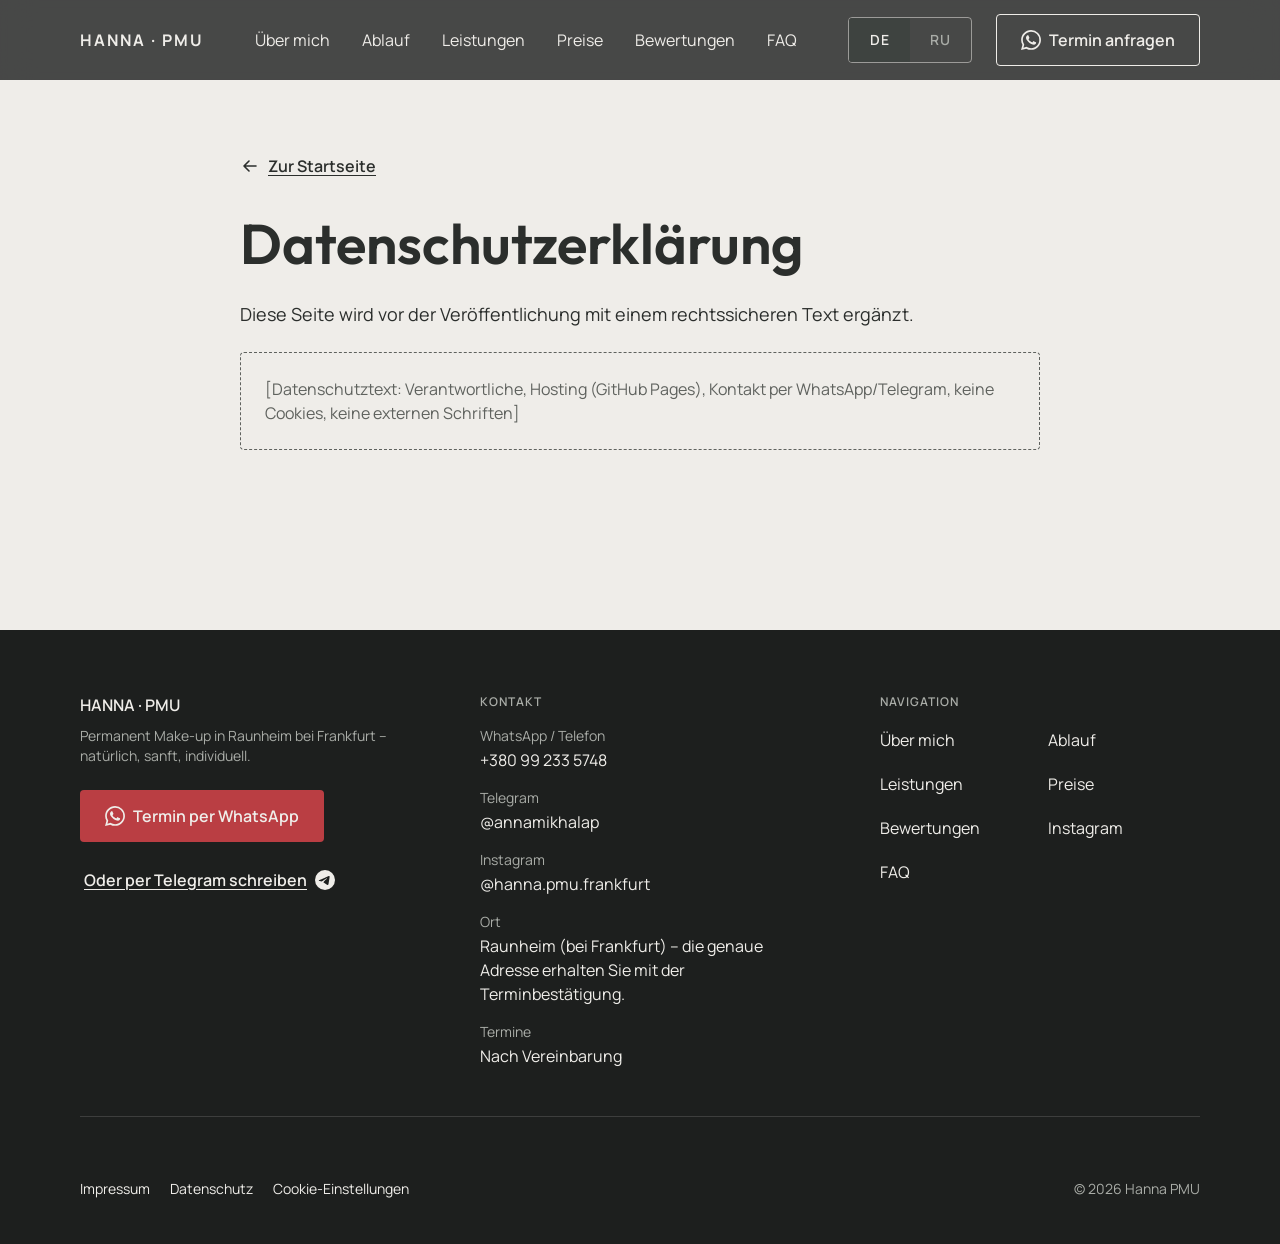
<file: datenschutz.html>
<!DOCTYPE html>
<html lang="de">
<head>
  <meta charset="utf-8">
  <meta name="viewport" content="width=device-width, initial-scale=1, viewport-fit=cover">
  <title data-i18n="priv.title">Datenschutzerklärung</title>
  <meta name="description" content="Natürliches Permanent Make-up für Brauen und Lippen in Raunheim bei Frankfurt. Kostenlose Beratung, Termin per WhatsApp oder Telegram." data-i18n-content="meta.description">
  <meta name="theme-color" content="#1D1F1E">
  <meta property="og:type" content="website">
  <meta property="og:title" content="Datenschutzerklärung" data-i18n-content="priv.title">
  <meta property="og:description" content="Natürliches Permanent Make-up für Brauen und Lippen in Raunheim bei Frankfurt. Kostenlose Beratung, Termin per WhatsApp oder Telegram." data-i18n-content="meta.description">
  <meta property="og:image" content="assets/img/hero-desktop.jpg">
  <meta property="og:locale" content="de_DE">
  <script>document.documentElement.classList.add("js")</script>
  <link rel="preload" href="assets/fonts/outfit-latin-600-normal.woff2" as="font" type="font/woff2" crossorigin>
  <link rel="preload" href="assets/fonts/manrope-latin-400-normal.woff2" as="font" type="font/woff2" crossorigin>
  <link rel="stylesheet" href="assets/css/styles.css?v=mvvj8fq1">
  <link rel="icon" href="data:image/svg+xml,%3Csvg xmlns='http://www.w3.org/2000/svg' viewBox='0 0 32 32'%3E%3Crect width='32' height='32' rx='6' fill='%231D1F1E'/%3E%3Ctext x='16' y='22' font-family='Arial' font-weight='700' font-size='16' fill='%23ED6B72' text-anchor='middle'%3EH%3C/text%3E%3C/svg%3E">
  <meta name="robots" content="noindex">
</head>
<body id="top" class="page-legal">
  <svg width="0" height="0" style="position:absolute" aria-hidden="true">
  <symbol id="i-wa" viewBox="0 0 24 24"><path fill="currentColor" d="M17.47 14.38c-.3-.15-1.76-.87-2.03-.97-.27-.1-.47-.15-.67.15-.2.3-.77.97-.94 1.16-.17.2-.35.22-.64.07-.3-.15-1.26-.46-2.39-1.47-.88-.79-1.48-1.76-1.65-2.06-.17-.3-.02-.46.13-.6.13-.14.3-.35.45-.52.15-.18.2-.3.3-.5.1-.2.05-.37-.03-.52-.07-.15-.67-1.61-.92-2.2-.24-.58-.49-.5-.67-.51h-.57c-.2 0-.52.07-.79.37-.27.3-1.04 1.02-1.04 2.48s1.07 2.88 1.21 3.07c.15.2 2.1 3.2 5.08 4.49.71.31 1.26.49 1.7.63.71.22 1.36.19 1.87.12.57-.09 1.76-.72 2-1.41.25-.7.25-1.29.18-1.41-.08-.13-.27-.2-.57-.35m-5.42 7.4h-.01a9.87 9.87 0 0 1-5.03-1.38l-.36-.21-3.74.98 1-3.65-.24-.37a9.86 9.86 0 0 1-1.51-5.26c0-5.45 4.44-9.88 9.89-9.88a9.86 9.86 0 0 1 9.88 9.89c0 5.45-4.43 9.88-9.88 9.88m8.41-18.3A11.82 11.82 0 0 0 12.05 0C5.5 0 .16 5.34.16 11.89c0 2.1.55 4.14 1.59 5.95L.06 24l6.3-1.65a11.88 11.88 0 0 0 5.69 1.45h.01c6.55 0 11.89-5.34 11.89-11.89 0-3.18-1.24-6.17-3.48-8.41"/></symbol>
  <symbol id="i-tg" viewBox="0 0 24 24"><path fill="currentColor" fill-rule="evenodd" d="M12 0a12 12 0 1 0 0 24 12 12 0 0 0 0-24zm4.91 7.22c.1 0 .32.03.46.14.12.1.15.23.17.33.02.09.04.3.02.47-.18 1.9-.96 6.5-1.36 8.63-.17.9-.5 1.2-.82 1.23-.7.06-1.22-.46-1.9-.9-1.06-.7-1.65-1.13-2.68-1.8-1.18-.78-.42-1.21.26-1.91.18-.18 3.25-2.98 3.3-3.23.01-.03.02-.15-.05-.21-.07-.06-.17-.04-.25-.02-.1.02-1.8 1.14-5.06 3.35-.48.33-.91.49-1.3.48-.43-.01-1.25-.24-1.87-.44-.75-.25-1.35-.38-1.3-.79.03-.22.33-.44.9-.66 3.5-1.53 5.83-2.53 7-3.02 3.33-1.38 4.02-1.62 4.48-1.63z"/></symbol>
  <symbol id="i-ig" viewBox="0 0 24 24"><path fill="currentColor" d="M12 2.2c3.2 0 3.58.01 4.85.07 3.25.15 4.77 1.69 4.92 4.92.06 1.27.07 1.65.07 4.85s-.01 3.58-.07 4.85c-.15 3.23-1.66 4.77-4.92 4.92-1.27.06-1.64.07-4.85.07s-3.58-.01-4.85-.07c-3.26-.15-4.77-1.7-4.92-4.92C2.17 15.58 2.16 15.2 2.16 12s.01-3.58.07-4.85C2.38 3.92 3.9 2.38 7.15 2.23 8.42 2.17 8.8 2.16 12 2.16zM12 0C8.74 0 8.33.01 7.05.07 2.7.27.27 2.7.07 7.05.01 8.33 0 8.74 0 12s.01 3.67.07 4.95c.2 4.36 2.62 6.78 6.98 6.98C8.33 23.99 8.74 24 12 24s3.67-.01 4.95-.07c4.35-.2 6.78-2.62 6.98-6.98.06-1.28.07-1.69.07-4.95s-.01-3.67-.07-4.95C23.73 2.7 21.31.27 16.95.07 15.67.01 15.26 0 12 0zm0 5.84a6.16 6.16 0 1 0 0 12.32 6.16 6.16 0 0 0 0-12.32zM12 16a4 4 0 1 1 0-8 4 4 0 0 1 0 8zm6.4-11.85a1.44 1.44 0 1 0 0 2.88 1.44 1.44 0 0 0 0-2.88z"/></symbol>
  <symbol id="i-arrow" viewBox="0 0 20 20"><path d="M4 10h12M11 5l5 5-5 5" fill="none" stroke="currentColor" stroke-width="1.6" stroke-linecap="round" stroke-linejoin="round"/></symbol>
  <symbol id="i-arrow-l" viewBox="0 0 20 20"><path d="M16 10H4M9 5l-5 5 5 5" fill="none" stroke="currentColor" stroke-width="1.6" stroke-linecap="round" stroke-linejoin="round"/></symbol>
  <symbol id="i-ext" viewBox="0 0 20 20"><path d="M6 14l8-8M8 6h6v6" fill="none" stroke="currentColor" stroke-width="1.6" stroke-linecap="round" stroke-linejoin="round"/></symbol>
  <symbol id="i-menu" viewBox="0 0 24 24"><path d="M3 6.75h18M3 12h18M3 17.25h18" fill="none" stroke="currentColor" stroke-width="1.5" stroke-linecap="round"/></symbol>
  <symbol id="i-close" viewBox="0 0 24 24"><path d="M6 6l12 12M18 6L6 18" fill="none" stroke="currentColor" stroke-width="1.8" stroke-linecap="round"/></symbol>
  <symbol id="i-star" viewBox="0 0 24 24"><path fill="currentColor" d="M12 2l2.9 6.9 7.1.6-5.4 4.7 1.6 7-6.2-3.7-6.2 3.7 1.6-7L2 9.5l7.1-.6z"/></symbol>
  <symbol id="i-handle" viewBox="0 0 24 24"><path d="M9 7l-5 5 5 5M15 7l5 5-5 5" fill="none" stroke="currentColor" stroke-width="1.8" stroke-linecap="round" stroke-linejoin="round"/></symbol>
</svg>
  <header class="header header--solid" data-header>
    <div class="container header__in">
      <a class="logo" href="index.html">HANNA · PMU</a>
      <nav class="nav" aria-label="Hauptnavigation">
        <a href="index.html#about" data-spy="about"><span data-i18n="nav.about">Über mich</span></a><a href="index.html#process" data-spy="process"><span data-i18n="nav.process">Ablauf</span></a><a href="index.html#services" data-spy="services"><span data-i18n="nav.services">Leistungen</span></a><a href="index.html#prices" data-spy="prices"><span data-i18n="nav.prices">Preise</span></a><a href="index.html#reviews" data-spy="reviews"><span data-i18n="nav.reviews">Bewertungen</span></a><a href="index.html#faq" data-spy="faq"><span data-i18n="nav.faq">FAQ</span></a>
      </nav>
      <div class="header__right">
        <div class="lang lang--header" role="group" aria-label="Sprache wählen" data-i18n-aria-label="a11y.lang"><button type="button" data-lang="de" aria-pressed="true">DE</button><button type="button" data-lang="ru" aria-pressed="false" lang="ru">RU</button></div>
        <a class="btn btn--secondary btn--on-dark header__cta" href="https://wa.me/380992335748" target="_blank" rel="noopener" data-wa><svg class="ic" aria-hidden="true" focusable="false"><use href="#i-wa"></use></svg><span data-i18n="nav.cta">Termin anfragen</span></a>
        <button class="icon-btn burger" type="button" data-menu-open aria-controls="menu" aria-expanded="false" aria-label="Menü öffnen" data-i18n-aria-label="a11y.menuOpen"><svg class="ic" aria-hidden="true" focusable="false"><use href="#i-menu"></use></svg></button>
      </div>
    </div>
  </header>

  <div class="menu" id="menu" role="dialog" aria-modal="true" aria-label="Menü" hidden data-menu>
    <div class="container menu__top">
      <span class="logo">HANNA · PMU</span>
      <div class="menu__top-right"><div class="lang " role="group" aria-label="Sprache wählen" data-i18n-aria-label="a11y.lang"><button type="button" data-lang="de" aria-pressed="true">DE</button><button type="button" data-lang="ru" aria-pressed="false" lang="ru">RU</button></div><button class="icon-btn" type="button" data-menu-close aria-label="Menü schließen" data-i18n-aria-label="a11y.menuClose"><svg class="ic" aria-hidden="true" focusable="false"><use href="#i-close"></use></svg></button></div>
    </div>
    <nav class="container menu__nav" aria-label="Menü">
      <a class="menu__item" href="index.html#about" data-spy="about" style="--i:0"><span class="menu__num">03</span><span class="menu__label" data-i18n="nav.about">Über mich</span><svg class="ic menu__arrow" aria-hidden="true" focusable="false"><use href="#i-arrow"></use></svg></a><a class="menu__item" href="index.html#process" data-spy="process" style="--i:1"><span class="menu__num">04</span><span class="menu__label" data-i18n="nav.process">Ablauf</span><svg class="ic menu__arrow" aria-hidden="true" focusable="false"><use href="#i-arrow"></use></svg></a><a class="menu__item" href="index.html#services" data-spy="services" style="--i:2"><span class="menu__num">05</span><span class="menu__label" data-i18n="nav.services">Leistungen</span><svg class="ic menu__arrow" aria-hidden="true" focusable="false"><use href="#i-arrow"></use></svg></a><a class="menu__item" href="index.html#prices" data-spy="prices" style="--i:3"><span class="menu__num">06</span><span class="menu__label" data-i18n="nav.prices">Preise</span><svg class="ic menu__arrow" aria-hidden="true" focusable="false"><use href="#i-arrow"></use></svg></a><a class="menu__item" href="index.html#reviews" data-spy="reviews" style="--i:4"><span class="menu__num">07</span><span class="menu__label" data-i18n="nav.reviews">Bewertungen</span><svg class="ic menu__arrow" aria-hidden="true" focusable="false"><use href="#i-arrow"></use></svg></a><a class="menu__item" href="index.html#instagram" data-spy="instagram" style="--i:5"><span class="menu__num">08</span><span class="menu__label" data-i18n="nav.instagram">Instagram</span><svg class="ic menu__arrow" aria-hidden="true" focusable="false"><use href="#i-arrow"></use></svg></a><a class="menu__item" href="index.html#faq" data-spy="faq" style="--i:6"><span class="menu__num">09</span><span class="menu__label" data-i18n="nav.faq">FAQ</span><svg class="ic menu__arrow" aria-hidden="true" focusable="false"><use href="#i-arrow"></use></svg></a>
    </nav>
    <div class="container menu__bottom">
      <a class="btn btn--primary btn--on-dark btn--block" href="https://wa.me/380992335748" target="_blank" rel="noopener" data-wa><svg class="ic" aria-hidden="true" focusable="false"><use href="#i-wa"></use></svg><span data-i18n="footer.cta">Termin per WhatsApp</span></a>
      <div class="menu__links">
        <a class="tlink tlink--on-dark" href="https://t.me/annamikhalap" target="_blank" rel="noopener" data-tg><span>Telegram</span><svg class="ic" aria-hidden="true" focusable="false"><use href="#i-tg"></use></svg></a>
        <a class="tlink tlink--on-dark" href="https://instagram.com/hanna.pmu.frankfurt" target="_blank" rel="noopener" data-ig><span>Instagram</span><svg class="ic" aria-hidden="true" focusable="false"><use href="#i-ig"></use></svg></a>
      </div>
      <p class="menu__addr"><span class="menu__name" data-i18n="menu.name">Hanna · Permanent Make-up</span><span data-i18n="menu.city">Raunheim, 65479</span></p>
    </div>
  </div>
  <main id="main" class="sec sec--light legal">
    <div class="container legal__in">
      <a class="tlink tlink--on-light legal__back" href="index.html"><svg class="ic" aria-hidden="true" focusable="false"><use href="#i-arrow-l"></use></svg><span data-i18n="legal.back">Zur Startseite</span></a>
      <h1 class="t-h2" data-i18n="priv.title">Datenschutzerklärung</h1>
      <p class="t-lead" data-i18n="priv.lead">Diese Seite wird vor der Veröffentlichung mit einem rechtssicheren Text ergänzt.</p>
      
      <p class="legal__todo" data-i18n="priv.todo">[Datenschutztext: Verantwortliche, Hosting (GitHub Pages), Kontakt per WhatsApp/Telegram, keine Cookies, keine externen Schriften]</p>
    </div>
  </main>
  <footer class="footer">
    <div class="container footer__grid">
      <div class="footer__col1">
        <div class="footer__brand">
          <p class="logo">HANNA · PMU</p>
          <p class="footer__tagline" data-i18n="footer.tagline">Permanent Make-up in Raunheim bei Frankfurt – natürlich, sanft, individuell.</p>
        </div>
        <div class="cta-pair"><a class="btn btn--primary btn--on-dark" href="https://wa.me/380992335748" target="_blank" rel="noopener" data-wa><svg class="ic" aria-hidden="true" focusable="false"><use href="#i-wa"></use></svg><span data-i18n="footer.cta">Termin per WhatsApp</span></a><a class="tlink tlink--on-dark" href="https://t.me/annamikhalap" target="_blank" rel="noopener" data-tg><span data-i18n="cta.telegram">Oder per Telegram schreiben</span><svg class="ic" aria-hidden="true" focusable="false"><use href="#i-tg"></use></svg></a></div>
      </div>
      <div class="footer__contact">
        <h2 class="t-eyebrow footer__label" data-i18n="footer.contact">Kontakt</h2>
        <dl class="footer__dl">
          <div><dt data-i18n="footer.wa">WhatsApp / Telefon</dt><dd><a href="https://wa.me/380992335748" target="_blank" rel="noopener" data-wa data-phone>+380 99 233 5748</a></dd></div>
          <div><dt data-i18n="footer.tg">Telegram</dt><dd><a href="https://t.me/annamikhalap" target="_blank" rel="noopener" data-tg data-handle="telegram">@annamikhalap</a></dd></div>
          <div><dt data-i18n="footer.ig">Instagram</dt><dd><a href="https://instagram.com/hanna.pmu.frankfurt" target="_blank" rel="noopener" data-ig data-handle="instagram">@hanna.pmu.frankfurt</a></dd></div>
          <div><dt data-i18n="footer.place">Ort</dt><dd data-i18n="footer.placeText">Raunheim (bei Frankfurt) – die genaue Adresse erhalten Sie mit der Terminbestätigung.</dd></div>
          <div><dt data-i18n="footer.hours">Termine</dt><dd data-i18n="footer.hoursText">Nach Vereinbarung</dd></div>
        </dl>
      </div>
      <nav class="footer__nav" aria-label="Footer">
        <h2 class="t-eyebrow footer__label" data-i18n="footer.nav">Navigation</h2>
        <ul><li><a href="index.html#about"><span data-i18n="nav.about">Über mich</span></a></li><li><a href="index.html#process"><span data-i18n="nav.process">Ablauf</span></a></li><li><a href="index.html#services"><span data-i18n="nav.services">Leistungen</span></a></li><li><a href="index.html#prices"><span data-i18n="nav.prices">Preise</span></a></li><li><a href="index.html#reviews"><span data-i18n="nav.reviews">Bewertungen</span></a></li><li><a href="index.html#instagram"><span data-i18n="nav.instagram">Instagram</span></a></li><li><a href="index.html#faq"><span data-i18n="nav.faq">FAQ</span></a></li></ul>
      </nav>
    </div>
    <div class="container footer__legal">
      <ul>
        <li><a href="impressum.html"><span data-i18n="footer.impressum">Impressum</span></a></li>
        <li><a href="datenschutz.html"><span data-i18n="footer.privacy">Datenschutz</span></a></li>
        <li><button type="button" data-modal-open="cookies"><span data-i18n="footer.cookies">Cookie-Einstellungen</span></button></li>
      </ul>
      <p data-i18n="footer.copy">© 2026 Hanna PMU</p>
    </div>
  </footer>

  <div class="modal" id="cookies" hidden data-modal>
    <div class="modal__box" role="dialog" aria-modal="true" aria-labelledby="cookies-title">
      <div class="modal__top">
        <h2 class="modal__title" id="cookies-title" data-i18n="cookie.title">Cookies &amp; Datenschutz</h2>
        <button class="icon-btn modal__close" type="button" data-modal-close aria-label="Schließen" data-i18n-aria-label="a11y.close"><span><svg class="ic" aria-hidden="true" focusable="false"><use href="#i-close"></use></svg></span></button>
      </div>
      <div class="modal__content">
        <p data-i18n="cookie.text">Wir nutzen technisch notwendige Cookies. Eingebettete Inhalte wie Instagram oder Google-Bewertungen laden wir nur mit Ihrer Zustimmung.</p>
        <div class="modal__actions">
          <button class="btn btn--primary btn--on-dark btn--block" type="button" data-consent="all"><span data-i18n="cookie.all">Alle akzeptieren</span></button>
          <button class="btn btn--secondary btn--on-dark btn--block" type="button" data-consent="necessary"><span data-i18n="cookie.necessary">Nur notwendige</span></button>
        </div>
      </div>
    </div>
  </div>
  
  <script src="assets/js/config.js?v=mvvj8fq1"></script>
  <script src="assets/js/i18n.js?v=mvvj8fq1"></script>
  <script src="assets/js/main.js?v=mvvj8fq1"></script>
</body>
</html>
</file>
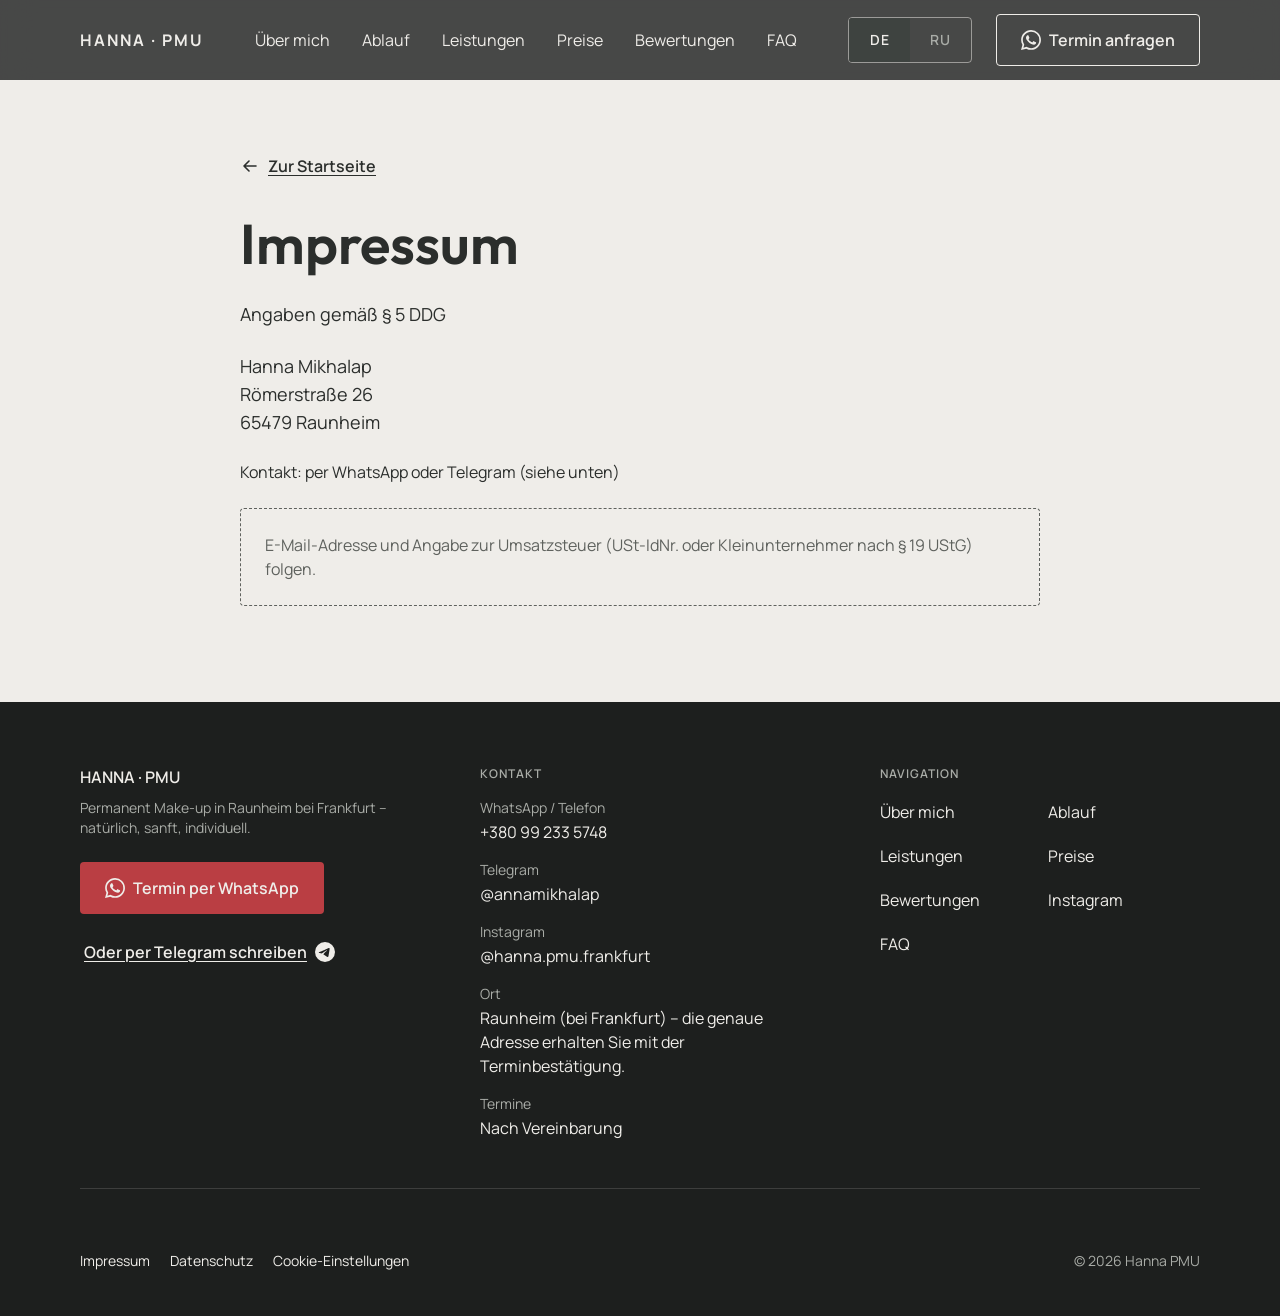
<file: impressum.html>
<!DOCTYPE html>
<html lang="de">
<head>
  <meta charset="utf-8">
  <meta name="viewport" content="width=device-width, initial-scale=1, viewport-fit=cover">
  <title data-i18n="imp.title">Impressum</title>
  <meta name="description" content="Natürliches Permanent Make-up für Brauen und Lippen in Raunheim bei Frankfurt. Kostenlose Beratung, Termin per WhatsApp oder Telegram." data-i18n-content="meta.description">
  <meta name="theme-color" content="#1D1F1E">
  <meta property="og:type" content="website">
  <meta property="og:title" content="Impressum" data-i18n-content="imp.title">
  <meta property="og:description" content="Natürliches Permanent Make-up für Brauen und Lippen in Raunheim bei Frankfurt. Kostenlose Beratung, Termin per WhatsApp oder Telegram." data-i18n-content="meta.description">
  <meta property="og:image" content="assets/img/hero-desktop.jpg">
  <meta property="og:locale" content="de_DE">
  <script>document.documentElement.classList.add("js")</script>
  <link rel="preload" href="assets/fonts/outfit-latin-600-normal.woff2" as="font" type="font/woff2" crossorigin>
  <link rel="preload" href="assets/fonts/manrope-latin-400-normal.woff2" as="font" type="font/woff2" crossorigin>
  <link rel="stylesheet" href="assets/css/styles.css?v=mvvj8fq1">
  <link rel="icon" href="data:image/svg+xml,%3Csvg xmlns='http://www.w3.org/2000/svg' viewBox='0 0 32 32'%3E%3Crect width='32' height='32' rx='6' fill='%231D1F1E'/%3E%3Ctext x='16' y='22' font-family='Arial' font-weight='700' font-size='16' fill='%23ED6B72' text-anchor='middle'%3EH%3C/text%3E%3C/svg%3E">
  <meta name="robots" content="noindex">
</head>
<body id="top" class="page-legal">
  <svg width="0" height="0" style="position:absolute" aria-hidden="true">
  <symbol id="i-wa" viewBox="0 0 24 24"><path fill="currentColor" d="M17.47 14.38c-.3-.15-1.76-.87-2.03-.97-.27-.1-.47-.15-.67.15-.2.3-.77.97-.94 1.16-.17.2-.35.22-.64.07-.3-.15-1.26-.46-2.39-1.47-.88-.79-1.48-1.76-1.65-2.06-.17-.3-.02-.46.13-.6.13-.14.3-.35.45-.52.15-.18.2-.3.3-.5.1-.2.05-.37-.03-.52-.07-.15-.67-1.61-.92-2.2-.24-.58-.49-.5-.67-.51h-.57c-.2 0-.52.07-.79.37-.27.3-1.04 1.02-1.04 2.48s1.07 2.88 1.21 3.07c.15.2 2.1 3.2 5.08 4.49.71.31 1.26.49 1.7.63.71.22 1.36.19 1.87.12.57-.09 1.76-.72 2-1.41.25-.7.25-1.29.18-1.41-.08-.13-.27-.2-.57-.35m-5.42 7.4h-.01a9.87 9.87 0 0 1-5.03-1.38l-.36-.21-3.74.98 1-3.65-.24-.37a9.86 9.86 0 0 1-1.51-5.26c0-5.45 4.44-9.88 9.89-9.88a9.86 9.86 0 0 1 9.88 9.89c0 5.45-4.43 9.88-9.88 9.88m8.41-18.3A11.82 11.82 0 0 0 12.05 0C5.5 0 .16 5.34.16 11.89c0 2.1.55 4.14 1.59 5.95L.06 24l6.3-1.65a11.88 11.88 0 0 0 5.69 1.45h.01c6.55 0 11.89-5.34 11.89-11.89 0-3.18-1.24-6.17-3.48-8.41"/></symbol>
  <symbol id="i-tg" viewBox="0 0 24 24"><path fill="currentColor" fill-rule="evenodd" d="M12 0a12 12 0 1 0 0 24 12 12 0 0 0 0-24zm4.91 7.22c.1 0 .32.03.46.14.12.1.15.23.17.33.02.09.04.3.02.47-.18 1.9-.96 6.5-1.36 8.63-.17.9-.5 1.2-.82 1.23-.7.06-1.22-.46-1.9-.9-1.06-.7-1.65-1.13-2.68-1.8-1.18-.78-.42-1.21.26-1.91.18-.18 3.25-2.98 3.3-3.23.01-.03.02-.15-.05-.21-.07-.06-.17-.04-.25-.02-.1.02-1.8 1.14-5.06 3.35-.48.33-.91.49-1.3.48-.43-.01-1.25-.24-1.87-.44-.75-.25-1.35-.38-1.3-.79.03-.22.33-.44.9-.66 3.5-1.53 5.83-2.53 7-3.02 3.33-1.38 4.02-1.62 4.48-1.63z"/></symbol>
  <symbol id="i-ig" viewBox="0 0 24 24"><path fill="currentColor" d="M12 2.2c3.2 0 3.58.01 4.85.07 3.25.15 4.77 1.69 4.92 4.92.06 1.27.07 1.65.07 4.85s-.01 3.58-.07 4.85c-.15 3.23-1.66 4.77-4.92 4.92-1.27.06-1.64.07-4.85.07s-3.58-.01-4.85-.07c-3.26-.15-4.77-1.7-4.92-4.92C2.17 15.58 2.16 15.2 2.16 12s.01-3.58.07-4.85C2.38 3.92 3.9 2.38 7.15 2.23 8.42 2.17 8.8 2.16 12 2.16zM12 0C8.74 0 8.33.01 7.05.07 2.7.27.27 2.7.07 7.05.01 8.33 0 8.74 0 12s.01 3.67.07 4.95c.2 4.36 2.62 6.78 6.98 6.98C8.33 23.99 8.74 24 12 24s3.67-.01 4.95-.07c4.35-.2 6.78-2.62 6.98-6.98.06-1.28.07-1.69.07-4.95s-.01-3.67-.07-4.95C23.73 2.7 21.31.27 16.95.07 15.67.01 15.26 0 12 0zm0 5.84a6.16 6.16 0 1 0 0 12.32 6.16 6.16 0 0 0 0-12.32zM12 16a4 4 0 1 1 0-8 4 4 0 0 1 0 8zm6.4-11.85a1.44 1.44 0 1 0 0 2.88 1.44 1.44 0 0 0 0-2.88z"/></symbol>
  <symbol id="i-arrow" viewBox="0 0 20 20"><path d="M4 10h12M11 5l5 5-5 5" fill="none" stroke="currentColor" stroke-width="1.6" stroke-linecap="round" stroke-linejoin="round"/></symbol>
  <symbol id="i-arrow-l" viewBox="0 0 20 20"><path d="M16 10H4M9 5l-5 5 5 5" fill="none" stroke="currentColor" stroke-width="1.6" stroke-linecap="round" stroke-linejoin="round"/></symbol>
  <symbol id="i-ext" viewBox="0 0 20 20"><path d="M6 14l8-8M8 6h6v6" fill="none" stroke="currentColor" stroke-width="1.6" stroke-linecap="round" stroke-linejoin="round"/></symbol>
  <symbol id="i-menu" viewBox="0 0 24 24"><path d="M3 6.75h18M3 12h18M3 17.25h18" fill="none" stroke="currentColor" stroke-width="1.5" stroke-linecap="round"/></symbol>
  <symbol id="i-close" viewBox="0 0 24 24"><path d="M6 6l12 12M18 6L6 18" fill="none" stroke="currentColor" stroke-width="1.8" stroke-linecap="round"/></symbol>
  <symbol id="i-star" viewBox="0 0 24 24"><path fill="currentColor" d="M12 2l2.9 6.9 7.1.6-5.4 4.7 1.6 7-6.2-3.7-6.2 3.7 1.6-7L2 9.5l7.1-.6z"/></symbol>
  <symbol id="i-handle" viewBox="0 0 24 24"><path d="M9 7l-5 5 5 5M15 7l5 5-5 5" fill="none" stroke="currentColor" stroke-width="1.8" stroke-linecap="round" stroke-linejoin="round"/></symbol>
</svg>
  <header class="header header--solid" data-header>
    <div class="container header__in">
      <a class="logo" href="index.html">HANNA · PMU</a>
      <nav class="nav" aria-label="Hauptnavigation">
        <a href="index.html#about" data-spy="about"><span data-i18n="nav.about">Über mich</span></a><a href="index.html#process" data-spy="process"><span data-i18n="nav.process">Ablauf</span></a><a href="index.html#services" data-spy="services"><span data-i18n="nav.services">Leistungen</span></a><a href="index.html#prices" data-spy="prices"><span data-i18n="nav.prices">Preise</span></a><a href="index.html#reviews" data-spy="reviews"><span data-i18n="nav.reviews">Bewertungen</span></a><a href="index.html#faq" data-spy="faq"><span data-i18n="nav.faq">FAQ</span></a>
      </nav>
      <div class="header__right">
        <div class="lang lang--header" role="group" aria-label="Sprache wählen" data-i18n-aria-label="a11y.lang"><button type="button" data-lang="de" aria-pressed="true">DE</button><button type="button" data-lang="ru" aria-pressed="false" lang="ru">RU</button></div>
        <a class="btn btn--secondary btn--on-dark header__cta" href="https://wa.me/380992335748" target="_blank" rel="noopener" data-wa><svg class="ic" aria-hidden="true" focusable="false"><use href="#i-wa"></use></svg><span data-i18n="nav.cta">Termin anfragen</span></a>
        <button class="icon-btn burger" type="button" data-menu-open aria-controls="menu" aria-expanded="false" aria-label="Menü öffnen" data-i18n-aria-label="a11y.menuOpen"><svg class="ic" aria-hidden="true" focusable="false"><use href="#i-menu"></use></svg></button>
      </div>
    </div>
  </header>

  <div class="menu" id="menu" role="dialog" aria-modal="true" aria-label="Menü" hidden data-menu>
    <div class="container menu__top">
      <span class="logo">HANNA · PMU</span>
      <div class="menu__top-right"><div class="lang " role="group" aria-label="Sprache wählen" data-i18n-aria-label="a11y.lang"><button type="button" data-lang="de" aria-pressed="true">DE</button><button type="button" data-lang="ru" aria-pressed="false" lang="ru">RU</button></div><button class="icon-btn" type="button" data-menu-close aria-label="Menü schließen" data-i18n-aria-label="a11y.menuClose"><svg class="ic" aria-hidden="true" focusable="false"><use href="#i-close"></use></svg></button></div>
    </div>
    <nav class="container menu__nav" aria-label="Menü">
      <a class="menu__item" href="index.html#about" data-spy="about" style="--i:0"><span class="menu__num">03</span><span class="menu__label" data-i18n="nav.about">Über mich</span><svg class="ic menu__arrow" aria-hidden="true" focusable="false"><use href="#i-arrow"></use></svg></a><a class="menu__item" href="index.html#process" data-spy="process" style="--i:1"><span class="menu__num">04</span><span class="menu__label" data-i18n="nav.process">Ablauf</span><svg class="ic menu__arrow" aria-hidden="true" focusable="false"><use href="#i-arrow"></use></svg></a><a class="menu__item" href="index.html#services" data-spy="services" style="--i:2"><span class="menu__num">05</span><span class="menu__label" data-i18n="nav.services">Leistungen</span><svg class="ic menu__arrow" aria-hidden="true" focusable="false"><use href="#i-arrow"></use></svg></a><a class="menu__item" href="index.html#prices" data-spy="prices" style="--i:3"><span class="menu__num">06</span><span class="menu__label" data-i18n="nav.prices">Preise</span><svg class="ic menu__arrow" aria-hidden="true" focusable="false"><use href="#i-arrow"></use></svg></a><a class="menu__item" href="index.html#reviews" data-spy="reviews" style="--i:4"><span class="menu__num">07</span><span class="menu__label" data-i18n="nav.reviews">Bewertungen</span><svg class="ic menu__arrow" aria-hidden="true" focusable="false"><use href="#i-arrow"></use></svg></a><a class="menu__item" href="index.html#instagram" data-spy="instagram" style="--i:5"><span class="menu__num">08</span><span class="menu__label" data-i18n="nav.instagram">Instagram</span><svg class="ic menu__arrow" aria-hidden="true" focusable="false"><use href="#i-arrow"></use></svg></a><a class="menu__item" href="index.html#faq" data-spy="faq" style="--i:6"><span class="menu__num">09</span><span class="menu__label" data-i18n="nav.faq">FAQ</span><svg class="ic menu__arrow" aria-hidden="true" focusable="false"><use href="#i-arrow"></use></svg></a>
    </nav>
    <div class="container menu__bottom">
      <a class="btn btn--primary btn--on-dark btn--block" href="https://wa.me/380992335748" target="_blank" rel="noopener" data-wa><svg class="ic" aria-hidden="true" focusable="false"><use href="#i-wa"></use></svg><span data-i18n="footer.cta">Termin per WhatsApp</span></a>
      <div class="menu__links">
        <a class="tlink tlink--on-dark" href="https://t.me/annamikhalap" target="_blank" rel="noopener" data-tg><span>Telegram</span><svg class="ic" aria-hidden="true" focusable="false"><use href="#i-tg"></use></svg></a>
        <a class="tlink tlink--on-dark" href="https://instagram.com/hanna.pmu.frankfurt" target="_blank" rel="noopener" data-ig><span>Instagram</span><svg class="ic" aria-hidden="true" focusable="false"><use href="#i-ig"></use></svg></a>
      </div>
      <p class="menu__addr"><span class="menu__name" data-i18n="menu.name">Hanna · Permanent Make-up</span><span data-i18n="menu.city">Raunheim, 65479</span></p>
    </div>
  </div>
  <main id="main" class="sec sec--light legal">
    <div class="container legal__in">
      <a class="tlink tlink--on-light legal__back" href="index.html"><svg class="ic" aria-hidden="true" focusable="false"><use href="#i-arrow-l"></use></svg><span data-i18n="legal.back">Zur Startseite</span></a>
      <h1 class="t-h2" data-i18n="imp.title">Impressum</h1>
      <p class="t-lead" data-i18n="imp.lead">Angaben gemäß § 5 DDG</p>
      <address class="legal__addr"><span data-i18n="imp.name">Hanna Mikhalap</span><br><span data-i18n="imp.street">Römerstraße 26</span><br><span data-i18n="imp.city">65479 Raunheim</span></address>
      <p data-i18n="imp.contact">Kontakt: per WhatsApp oder Telegram (siehe unten)</p>
      <p class="legal__todo" data-i18n="imp.todo">E-Mail-Adresse und Angabe zur Umsatzsteuer (USt-IdNr. oder Kleinunternehmer nach § 19 UStG) folgen.</p>
    </div>
  </main>
  <footer class="footer">
    <div class="container footer__grid">
      <div class="footer__col1">
        <div class="footer__brand">
          <p class="logo">HANNA · PMU</p>
          <p class="footer__tagline" data-i18n="footer.tagline">Permanent Make-up in Raunheim bei Frankfurt – natürlich, sanft, individuell.</p>
        </div>
        <div class="cta-pair"><a class="btn btn--primary btn--on-dark" href="https://wa.me/380992335748" target="_blank" rel="noopener" data-wa><svg class="ic" aria-hidden="true" focusable="false"><use href="#i-wa"></use></svg><span data-i18n="footer.cta">Termin per WhatsApp</span></a><a class="tlink tlink--on-dark" href="https://t.me/annamikhalap" target="_blank" rel="noopener" data-tg><span data-i18n="cta.telegram">Oder per Telegram schreiben</span><svg class="ic" aria-hidden="true" focusable="false"><use href="#i-tg"></use></svg></a></div>
      </div>
      <div class="footer__contact">
        <h2 class="t-eyebrow footer__label" data-i18n="footer.contact">Kontakt</h2>
        <dl class="footer__dl">
          <div><dt data-i18n="footer.wa">WhatsApp / Telefon</dt><dd><a href="https://wa.me/380992335748" target="_blank" rel="noopener" data-wa data-phone>+380 99 233 5748</a></dd></div>
          <div><dt data-i18n="footer.tg">Telegram</dt><dd><a href="https://t.me/annamikhalap" target="_blank" rel="noopener" data-tg data-handle="telegram">@annamikhalap</a></dd></div>
          <div><dt data-i18n="footer.ig">Instagram</dt><dd><a href="https://instagram.com/hanna.pmu.frankfurt" target="_blank" rel="noopener" data-ig data-handle="instagram">@hanna.pmu.frankfurt</a></dd></div>
          <div><dt data-i18n="footer.place">Ort</dt><dd data-i18n="footer.placeText">Raunheim (bei Frankfurt) – die genaue Adresse erhalten Sie mit der Terminbestätigung.</dd></div>
          <div><dt data-i18n="footer.hours">Termine</dt><dd data-i18n="footer.hoursText">Nach Vereinbarung</dd></div>
        </dl>
      </div>
      <nav class="footer__nav" aria-label="Footer">
        <h2 class="t-eyebrow footer__label" data-i18n="footer.nav">Navigation</h2>
        <ul><li><a href="index.html#about"><span data-i18n="nav.about">Über mich</span></a></li><li><a href="index.html#process"><span data-i18n="nav.process">Ablauf</span></a></li><li><a href="index.html#services"><span data-i18n="nav.services">Leistungen</span></a></li><li><a href="index.html#prices"><span data-i18n="nav.prices">Preise</span></a></li><li><a href="index.html#reviews"><span data-i18n="nav.reviews">Bewertungen</span></a></li><li><a href="index.html#instagram"><span data-i18n="nav.instagram">Instagram</span></a></li><li><a href="index.html#faq"><span data-i18n="nav.faq">FAQ</span></a></li></ul>
      </nav>
    </div>
    <div class="container footer__legal">
      <ul>
        <li><a href="impressum.html"><span data-i18n="footer.impressum">Impressum</span></a></li>
        <li><a href="datenschutz.html"><span data-i18n="footer.privacy">Datenschutz</span></a></li>
        <li><button type="button" data-modal-open="cookies"><span data-i18n="footer.cookies">Cookie-Einstellungen</span></button></li>
      </ul>
      <p data-i18n="footer.copy">© 2026 Hanna PMU</p>
    </div>
  </footer>

  <div class="modal" id="cookies" hidden data-modal>
    <div class="modal__box" role="dialog" aria-modal="true" aria-labelledby="cookies-title">
      <div class="modal__top">
        <h2 class="modal__title" id="cookies-title" data-i18n="cookie.title">Cookies &amp; Datenschutz</h2>
        <button class="icon-btn modal__close" type="button" data-modal-close aria-label="Schließen" data-i18n-aria-label="a11y.close"><span><svg class="ic" aria-hidden="true" focusable="false"><use href="#i-close"></use></svg></span></button>
      </div>
      <div class="modal__content">
        <p data-i18n="cookie.text">Wir nutzen technisch notwendige Cookies. Eingebettete Inhalte wie Instagram oder Google-Bewertungen laden wir nur mit Ihrer Zustimmung.</p>
        <div class="modal__actions">
          <button class="btn btn--primary btn--on-dark btn--block" type="button" data-consent="all"><span data-i18n="cookie.all">Alle akzeptieren</span></button>
          <button class="btn btn--secondary btn--on-dark btn--block" type="button" data-consent="necessary"><span data-i18n="cookie.necessary">Nur notwendige</span></button>
        </div>
      </div>
    </div>
  </div>
  
  <script src="assets/js/config.js?v=mvvj8fq1"></script>
  <script src="assets/js/i18n.js?v=mvvj8fq1"></script>
  <script src="assets/js/main.js?v=mvvj8fq1"></script>
</body>
</html>
</file>
<file: assets/css/styles.css>
/* =========================================================
   Hanna · PMU — стили
   Токены = переменные из Figma (цвета, отступы, текстовые стили).
   Mobile first. Планшет ≥768px, десктоп ≥1024px.
   ========================================================= */

/* ---------- Fonts (self-hosted, без Google) ---------- */
@font-face{font-family:"Manrope";font-style:normal;font-weight:400;font-display:swap;src:url(../fonts/manrope-latin-400-normal.woff2) format("woff2");unicode-range:U+0000-00FF,U+0131,U+0152-0153,U+02BB-02BC,U+02C6,U+02DA,U+02DC,U+0304,U+0308,U+0329,U+2000-206F,U+20AC,U+2122,U+2191,U+2193,U+2212,U+2215,U+FEFF,U+FFFD}
@font-face{font-family:"Manrope";font-style:normal;font-weight:400;font-display:swap;src:url(../fonts/manrope-latin-ext-400-normal.woff2) format("woff2");unicode-range:U+0100-02BA,U+02BD-02C5,U+02C7-02CC,U+02CE-02D7,U+02DD-02FF,U+0304,U+0308,U+0329,U+1D00-1DBF,U+1E00-1E9F,U+1EF2-1EFF,U+2020,U+20A0-20AB,U+20AD-20C0,U+2113,U+2C60-2C7F,U+A720-A7FF}
@font-face{font-family:"Manrope";font-style:normal;font-weight:400;font-display:swap;src:url(../fonts/manrope-cyrillic-400-normal.woff2) format("woff2");unicode-range:U+0301,U+0400-045F,U+0490-0491,U+04B0-04B1,U+2116}
@font-face{font-family:"Manrope";font-style:normal;font-weight:500;font-display:swap;src:url(../fonts/manrope-latin-500-normal.woff2) format("woff2");unicode-range:U+0000-00FF,U+0131,U+0152-0153,U+02BB-02BC,U+02C6,U+02DA,U+02DC,U+0304,U+0308,U+0329,U+2000-206F,U+20AC,U+2122,U+2191,U+2193,U+2212,U+2215,U+FEFF,U+FFFD}
@font-face{font-family:"Manrope";font-style:normal;font-weight:500;font-display:swap;src:url(../fonts/manrope-latin-ext-500-normal.woff2) format("woff2");unicode-range:U+0100-02BA,U+02BD-02C5,U+02C7-02CC,U+02CE-02D7,U+02DD-02FF,U+0304,U+0308,U+0329,U+1D00-1DBF,U+1E00-1E9F,U+1EF2-1EFF,U+2020,U+20A0-20AB,U+20AD-20C0,U+2113,U+2C60-2C7F,U+A720-A7FF}
@font-face{font-family:"Manrope";font-style:normal;font-weight:500;font-display:swap;src:url(../fonts/manrope-cyrillic-500-normal.woff2) format("woff2");unicode-range:U+0301,U+0400-045F,U+0490-0491,U+04B0-04B1,U+2116}
@font-face{font-family:"Manrope";font-style:normal;font-weight:600;font-display:swap;src:url(../fonts/manrope-latin-600-normal.woff2) format("woff2");unicode-range:U+0000-00FF,U+0131,U+0152-0153,U+02BB-02BC,U+02C6,U+02DA,U+02DC,U+0304,U+0308,U+0329,U+2000-206F,U+20AC,U+2122,U+2191,U+2193,U+2212,U+2215,U+FEFF,U+FFFD}
@font-face{font-family:"Manrope";font-style:normal;font-weight:600;font-display:swap;src:url(../fonts/manrope-latin-ext-600-normal.woff2) format("woff2");unicode-range:U+0100-02BA,U+02BD-02C5,U+02C7-02CC,U+02CE-02D7,U+02DD-02FF,U+0304,U+0308,U+0329,U+1D00-1DBF,U+1E00-1E9F,U+1EF2-1EFF,U+2020,U+20A0-20AB,U+20AD-20C0,U+2113,U+2C60-2C7F,U+A720-A7FF}
@font-face{font-family:"Manrope";font-style:normal;font-weight:600;font-display:swap;src:url(../fonts/manrope-cyrillic-600-normal.woff2) format("woff2");unicode-range:U+0301,U+0400-045F,U+0490-0491,U+04B0-04B1,U+2116}
@font-face{font-family:"Manrope";font-style:normal;font-weight:700;font-display:swap;src:url(../fonts/manrope-latin-700-normal.woff2) format("woff2");unicode-range:U+0000-00FF,U+0131,U+0152-0153,U+02BB-02BC,U+02C6,U+02DA,U+02DC,U+0304,U+0308,U+0329,U+2000-206F,U+20AC,U+2122,U+2191,U+2193,U+2212,U+2215,U+FEFF,U+FFFD}
@font-face{font-family:"Manrope";font-style:normal;font-weight:700;font-display:swap;src:url(../fonts/manrope-latin-ext-700-normal.woff2) format("woff2");unicode-range:U+0100-02BA,U+02BD-02C5,U+02C7-02CC,U+02CE-02D7,U+02DD-02FF,U+0304,U+0308,U+0329,U+1D00-1DBF,U+1E00-1E9F,U+1EF2-1EFF,U+2020,U+20A0-20AB,U+20AD-20C0,U+2113,U+2C60-2C7F,U+A720-A7FF}
@font-face{font-family:"Manrope";font-style:normal;font-weight:700;font-display:swap;src:url(../fonts/manrope-cyrillic-700-normal.woff2) format("woff2");unicode-range:U+0301,U+0400-045F,U+0490-0491,U+04B0-04B1,U+2116}
/* Outfit — только латиница. Кириллица в заголовках автоматически берётся из Manrope. */
@font-face{font-family:"Outfit";font-style:normal;font-weight:600;font-display:swap;src:url(../fonts/outfit-latin-600-normal.woff2) format("woff2");unicode-range:U+0000-00FF,U+0131,U+0152-0153,U+02BB-02BC,U+02C6,U+02DA,U+02DC,U+0304,U+0308,U+0329,U+2000-206F,U+20AC,U+2122,U+2191,U+2193,U+2212,U+2215,U+FEFF,U+FFFD}
@font-face{font-family:"Outfit";font-style:normal;font-weight:600;font-display:swap;src:url(../fonts/outfit-latin-ext-600-normal.woff2) format("woff2");unicode-range:U+0100-02BA,U+02BD-02C5,U+02C7-02CC,U+02CE-02D7,U+02DD-02FF,U+0304,U+0308,U+0329,U+1D00-1DBF,U+1E00-1E9F,U+1EF2-1EFF,U+2020,U+20A0-20AB,U+20AD-20C0,U+2113,U+2C60-2C7F,U+A720-A7FF}

/* ---------- Tokens (из Figma) ---------- */
:root{
  /* Цвета */
  --c-dark:#1D1F1E;          /* main dark */
  --c-dark2:#2B2E2C;         /* Dark2 */
  --c-gray:#3E4340;          /* Gray dark */
  --c-light:#EFEDE9;         /* main light */
  --c-surface:#F8F7F4;       /* Surface light */
  --c-card:#FFFFFF;          /* Surface card */
  --c-accent:#BA3E43;        /* accent3 */
  --c-accent-hover:#A83C42;  /* Accent */
  --c-accent-press:#8E3036;  /* Accent pressed */
  --c-accent-dark:#ED6B72;   /* Accent on dark */
  --c-muted-dark:#A9ACA7;    /* Text muted on dark */
  --c-muted-light:#5F625E;   /* Text muted on light */
  --c-line-dark:rgba(239,237,233,.2);
  --c-line-light:rgba(43,46,44,.15);

  /* Отступы (Spacing) */
  --s4:4px;--s8:8px;--s12:12px;--s16:16px;--s24:24px;--s32:32px;--s48:48px;--s64:64px;--s80:80px;--s96:96px;
  --gutter:22px;
  --container:1280px;
  --header-h:64px;

  /* Шрифты */
  --f-body:"Manrope",system-ui,-apple-system,"Segoe UI",sans-serif;
  --f-head:"Outfit","Manrope",system-ui,sans-serif;

  /* Анимации */
  --ease:cubic-bezier(.2,.7,.2,1);
  --t-fast:.15s;--t:.25s;--t-slow:.5s;
}
@media (min-width:768px){:root{--gutter:40px}}
@media (min-width:1024px){:root{--gutter:80px;--header-h:80px}}

/* ---------- Base ---------- */
*,*::before,*::after{box-sizing:border-box}
html{-webkit-tap-highlight-color:transparent}
html{-webkit-text-size-adjust:100%;scroll-behavior:smooth;scroll-padding-top:var(--header-h)}
body{margin:0;font:400 16px/24px var(--f-body);color:var(--c-dark2);background:var(--c-light);-webkit-font-smoothing:antialiased;text-rendering:optimizeLegibility}
img{display:block;max-width:100%;height:auto}
h1,h2,h3,p,ul,ol,dl,dd,blockquote,figure{margin:0}
ul,ol{padding:0;list-style:none}
a{color:inherit}
button{font:inherit;color:inherit}
:focus-visible{outline:2px solid var(--c-accent-dark);outline-offset:3px}
.sec--light :focus-visible,.sec--surface :focus-visible{outline-color:var(--c-dark2)}
body.menu-open{overflow:hidden}
.container{width:min(100% - 2*var(--gutter),var(--container));margin-inline:auto}
.skip{position:absolute;left:var(--gutter);top:-100px;z-index:200;background:var(--c-light);color:var(--c-dark2);padding:12px 16px;border-radius:4px}
.skip:focus{top:12px}
.ic{width:20px;height:20px;flex:none}

/* ---------- Text styles ---------- */
.t-display{font:600 48px/52px var(--f-head);text-transform:uppercase}
.t-h2{font:600 40px/48px var(--f-head)}
.t-h3{font:600 24px/30px var(--f-head)}
.t-h4{font:600 20px/26px var(--f-head)}
.t-lead{font:400 16px/24px var(--f-body)}
.t-sub{font:400 16px/24px var(--f-body);color:var(--c-muted-light)}
.t-hint{font:400 14px/20px var(--f-body);color:var(--c-muted-dark)}
.t-eyebrow{font:600 12px/16px var(--f-body);letter-spacing:1px;text-transform:uppercase;color:var(--c-muted-light)}
@media (min-width:1024px){
  .t-display{font-size:76px;line-height:80px}
  .t-h2{font-size:56px;line-height:64px}
  .t-lead,.t-sub{font-size:18px;line-height:28px}
}

/* ---------- Sections ---------- */
.sec{padding-block:var(--s64) var(--s96)}
.sec--dark{background:var(--c-dark);color:var(--c-light)}
.sec--dark .t-sub{color:var(--c-muted-dark)}
.sec--light{background:var(--c-light)}
.sec--surface{background:var(--c-surface)}
@media (min-width:1024px){.sec{padding-block:var(--s96)}}

.sec-head{display:flex;flex-direction:column;gap:var(--s12);margin-bottom:var(--s24)}
@media (min-width:1024px){.sec-head{margin-bottom:var(--s48)}}
.only-desk{display:none}
@media (min-width:1024px){.only-mob{display:none}.only-desk{display:inline}}
.sec-top{display:flex;justify-content:space-between;align-items:flex-end;gap:var(--s24)}
.sec-top .sec-head{max-width:720px}
#services .sec-top{margin-bottom:var(--s24)}
#services .sec-top .sec-head{margin:0}
@media (min-width:1024px){#services .sec-top{margin-bottom:var(--s48)}}

.eyebrow{display:flex;align-items:center;gap:6px;font:600 12px/16px var(--f-body);letter-spacing:1px;text-transform:uppercase}
.eyebrow__num{font:700 16px/22px var(--f-body);letter-spacing:0;color:var(--c-accent)}
.eyebrow__line{width:19px;height:1px;background:currentColor;flex:none}
.eyebrow__num + .eyebrow__line{background:var(--c-accent)}
.sec--dark .eyebrow__num{color:var(--c-accent-dark)}
.sec--dark .eyebrow__num + .eyebrow__line{background:var(--c-accent-dark)}

/* ---------- Buttons ---------- */
.btn{display:inline-flex;align-items:center;justify-content:center;gap:8px;min-height:52px;padding:0 24px;border-radius:4px;border:1px solid transparent;background:transparent;font:600 16px/20px var(--f-body);text-decoration:none;text-align:center;cursor:pointer;transition:background-color var(--t-fast),color var(--t-fast),border-color var(--t-fast),transform var(--t-fast)}
.btn:active{transform:scale(.98)}
.btn--block{width:100%}
.btn--primary{background:var(--c-accent);color:var(--c-light)}
@media (hover:hover){.btn--primary:hover{background:var(--c-accent-hover)}}
.btn--primary:active{background:var(--c-accent-press)}
.btn--secondary.btn--on-dark{border-color:var(--c-light);color:var(--c-light)}
@media (hover:hover){.btn--secondary.btn--on-dark:hover{background:rgba(239,237,233,.08)}}
.btn--secondary.btn--on-dark:active{background:rgba(239,237,233,.16)}
.btn--secondary.btn--on-light{border-color:var(--c-dark2);color:var(--c-dark2)}
@media (hover:hover){.btn--secondary.btn--on-light:hover{background:rgba(43,46,44,.06)}}
.btn--secondary.btn--on-light:active{background:rgba(43,46,44,.12)}

.tlink{display:inline-flex;align-items:center;gap:8px;min-height:44px;padding:0 4px;font:600 16px/20px var(--f-body);text-decoration:underline;text-underline-offset:3px;transition:color var(--t-fast)}
.tlink--on-dark{color:var(--c-light)}
@media (hover:hover){.tlink--on-dark:hover{color:var(--c-accent-dark)}}
.tlink--on-light{color:var(--c-dark2)}
@media (hover:hover){.tlink--on-light:hover{color:var(--c-accent)}}

.cta-pair{display:flex;flex-direction:column;align-items:stretch;gap:var(--s16)}  /* Figma: 16 (Hanna, Preise, FAQ, Footer mobile) */
.cta-pair .tlink{align-self:center}
.cta-pair--tight{gap:var(--s8)}                                                        /* Figma: 8 (Hero mobile, FAQ-Karte + Footer desktop) */
.cta-pair--full .tlink{align-self:stretch;justify-content:center}
@media (min-width:1024px){
  .cta-pair:not(.cta-pair--full){align-items:flex-start}
  .cta-pair .tlink{align-self:flex-start}
  .cta-pair--row{flex-direction:row;align-items:center;gap:var(--s24)}
  .cta-pair--row .tlink{align-self:center}
  .cta-pair--row .btn,.cta-pair--row .tlink{flex:none;white-space:nowrap}
  .cta-pair--full .tlink{align-self:stretch}
}

.icon-btn{display:inline-grid;place-items:center;width:44px;height:44px;border-radius:50%;border:0;background:none;color:var(--c-light);cursor:pointer;transition:background-color var(--t-fast),color var(--t-fast)}
.icon-btn .ic{width:24px;height:24px}
.icon-btn--ring{border:1px solid currentColor}
.icon-btn--ring .ic{width:20px;height:20px}
@media (hover:hover){.icon-btn:hover{background:rgba(239,237,233,.08)}}
.arrows{display:none;gap:var(--s24)}
.arrows .icon-btn{width:52px;height:52px}
.arrows--light .icon-btn{color:var(--c-dark2)}
@media (hover:hover){.arrows--light .icon-btn:hover{background:rgba(43,46,44,.06)}}
.icon-btn[disabled]{opacity:.35;cursor:default}

/* ---------- Tag ---------- */
.tag{display:inline-flex;align-items:center;gap:6px;padding:6px 10px;border-radius:2px;background:rgba(29,31,30,.75);-webkit-backdrop-filter:blur(4px);backdrop-filter:blur(4px);color:var(--c-light);font:600 12px/16px var(--f-body);letter-spacing:1px;text-transform:uppercase;white-space:nowrap}
.tag__num{color:var(--c-accent-dark)}
.hero .tag{background:rgba(29,31,30,.35);font-weight:400}            /* Style=Subtle */
.hero .tag__num{font-weight:600}

/* ---------- Header ---------- */
.header{position:fixed;inset:0 0 auto;z-index:50;padding-top:env(safe-area-inset-top);color:var(--c-light);transition:background-color var(--t),box-shadow var(--t)}
.header.is-scrolled,.header--solid{background:rgba(29,31,30,.8);-webkit-backdrop-filter:blur(16px);backdrop-filter:blur(16px)}
.header__in{display:flex;align-items:center;justify-content:space-between;gap:var(--s24);height:var(--header-h)}
.logo{font:700 14px/20px var(--f-body);letter-spacing:2px;text-transform:uppercase;text-decoration:none;white-space:nowrap}
.nav{display:none}
.header__right{display:flex;align-items:center;gap:var(--s24)}
.header .lang--header,.header .header__cta{display:none}
.burger{margin-right:-8px}
@media (min-width:1024px){
  .logo{font-size:16px;line-height:22px}
  .nav{display:flex;gap:var(--s32)}
  .nav a{font:400 16px/24px var(--f-body);text-decoration:none;padding:10px 0;position:relative;transition:color var(--t-fast)}
  .nav a::after{content:"";position:absolute;left:0;right:0;bottom:4px;height:1px;background:currentColor;transform:scaleX(0);transform-origin:left;transition:transform var(--t)}
  @media (hover:hover){.nav a:hover{color:var(--c-accent-dark)}}
  @media (hover:hover){.nav a.is-active::after,.nav a:hover::after{transform:scaleX(1)}}
  .header .lang--header,.header .header__cta{display:inline-flex}
  .burger{display:none}
}
@media (min-width:1024px) and (max-width:1199px){.nav{display:none}.header .burger{display:inline-grid}}
.header__cta{white-space:nowrap}

/* Language switch */
.lang{display:inline-flex;border:1px solid rgba(239,237,233,.5);border-radius:4px;overflow:hidden}
.lang button{width:61px;height:44px;border:0;background:none;color:var(--c-muted-dark);font:600 14px/20px var(--f-body);letter-spacing:1px;cursor:pointer;transition:background-color var(--t-fast),color var(--t-fast)}
.lang button[aria-pressed="true"]{background:var(--c-gray);color:var(--c-light)}
@media (hover:hover){.lang button:hover{color:var(--c-light)}}

/* ---------- Menu (mobile overlay) ---------- */
.menu{position:fixed;inset:0;z-index:100;display:flex;flex-direction:column;background:rgba(29,31,30,.96);-webkit-backdrop-filter:blur(8px);backdrop-filter:blur(8px);color:var(--c-light);padding-top:env(safe-area-inset-top);padding-bottom:env(safe-area-inset-bottom);overflow-y:auto;opacity:0;transition:opacity var(--t) var(--ease)}
.menu[hidden]{display:none}
.menu.is-open{opacity:1}
.menu__top{display:flex;align-items:center;justify-content:space-between;height:var(--header-h);flex:none}
.menu__top-right{display:flex;align-items:center;gap:var(--s12)}
.menu__nav{display:flex;flex-direction:column;padding-top:var(--s8)}
.menu__item{display:flex;align-items:center;gap:20px;padding:16px 16px 16px 8px;border-bottom:1px solid var(--c-line-dark);text-decoration:none;border-radius:0;transition:background-color var(--t-fast),color var(--t-fast);opacity:0;transform:translateY(12px)}
.menu.is-open .menu__item{opacity:1;transform:none;transition:opacity .35s var(--ease) calc(var(--i)*40ms + 60ms),transform .35s var(--ease) calc(var(--i)*40ms + 60ms),background-color var(--t-fast)}
@media (hover:hover){.menu__item:hover{background:rgba(239,237,233,.08)}}
.menu__num{width:40px;font:600 28px/32px var(--f-body);color:var(--c-accent-dark)}
.menu__label{flex:1;font:600 22px/28px var(--f-body);text-transform:uppercase}
.menu__arrow{color:var(--c-accent-dark);opacity:0;transition:opacity var(--t-fast)}
.menu__item.is-active .menu__label{color:var(--c-accent-dark)}
@media (hover:hover){.menu__item.is-active .menu__arrow,.menu__item:hover .menu__arrow{opacity:1}}
.menu__bottom{margin-top:auto;padding-top:var(--s32);padding-bottom:var(--s24);display:flex;flex-direction:column;align-items:center;gap:var(--s8)}
.menu__links{display:flex;gap:var(--s24)}
.menu__addr{display:flex;flex-direction:column;align-items:center;padding-top:var(--s8);font:400 14px/20px var(--f-body);color:var(--c-muted-dark)}
.menu__name{font-weight:500;color:var(--c-light)}
@media (min-width:1200px){.menu{display:none!important}}

/* ---------- Hero ---------- */
.hero{--h:max(calc(100vw*2.1641),600px);--r:0.4621;position:relative;height:var(--h);overflow:hidden;background:var(--c-dark);color:var(--c-light);isolation:isolate}
.hero__art{position:absolute;left:50%;top:50%;width:max(100%,calc(var(--h)*var(--r)));aspect-ratio:var(--r);transform:translate(-50%,-50%);z-index:-2}
.hero__art img{width:100%;height:100%;object-fit:cover}
.hero::before{content:"";position:absolute;inset:0;z-index:-1;pointer-events:none;
  background:linear-gradient(to bottom,rgba(10,10,9,.7) 0%,rgba(10,10,9,.4) 12%,rgba(10,10,9,0) 25%,rgba(10,10,9,0) 62%,rgba(10,10,9,.6) 80%,rgba(10,10,9,.92) 100%)}
/* Hero-Markierungen: Punkt → Linie → Tag, nacheinander von oben nach unten (--g = Reihenfolge) */
.hero__lines{position:absolute;inset:0;width:100%;height:100%;pointer-events:none;overflow:visible}
.hero__lines--d{display:none}
@media (min-width:768px){.hero__lines--m{display:none}.hero__lines--d{display:block}}
.hl-dot{fill:rgba(186,62,67,.7);transform-box:fill-box;transform-origin:center;transform:scale(0);transition:transform .35s cubic-bezier(.34,1.56,.64,1) calc(.9s + var(--g)*.45s)}
.hl-line{stroke:rgba(239,237,233,.35);stroke-width:1;vector-effect:non-scaling-stroke;fill:none;stroke-dasharray:var(--len);stroke-dashoffset:var(--len);transition:stroke-dashoffset .45s var(--ease) calc(1.1s + var(--g)*.45s)}
.is-loaded .hl-dot{transform:scale(1)}
.is-loaded .hl-line{stroke-dashoffset:0}
.hero__tag{position:absolute;left:var(--x);top:var(--y);opacity:0;transform:translateY(4px);transition:opacity .45s var(--ease) calc(1.45s + var(--g)*.45s),transform .45s var(--ease) calc(1.45s + var(--g)*.45s)}
.is-loaded .hero__tag{opacity:1;transform:none}
.hero__tag--1{--x:5.6%;--y:33.4%}
.hero__tag--2{--x:61.8%;--y:73.6%}
.hero__tag--3{--x:5.6%;--y:65.4%}
.hero__in{position:relative;height:100%;display:flex;flex-direction:column;justify-content:space-between;padding-top:calc(var(--header-h) + env(safe-area-inset-top) + 48px);padding-bottom:calc(24px + env(safe-area-inset-bottom))}
.hero__eyebrow{display:none;color:var(--c-light)}
.hero__eyebrow .eyebrow__line{width:44px;background:var(--c-accent-dark)}
.hero__title{max-width:9ch}
.hero__bottom{display:flex;flex-direction:column;gap:var(--s16)}
.hero__text{max-width:274px}
.hero .cta-pair{gap:var(--s8)}
@media (max-width:767px){.hero .btn{min-height:44px}}
@media (min-width:768px){
  .hero{--r:1.7062;--h:max(100svh,640px)}
  .hero::before{background:linear-gradient(to bottom,rgba(0,0,0,.4) 0%,rgba(0,0,0,0) 18%),linear-gradient(90deg,rgba(0,0,0,.72) 0%,rgba(0,0,0,.6) 20%,rgba(0,0,0,0) 58%)}
  .hero__tag--1{--x:54.5%;--y:22.3%}
  .hero__tag--2{--x:53.3%;--y:83.5%}
  .hero__tag--3{--x:57.4%;--y:41.9%}
  /* Figma Desktop Hero (844): Eyebrow y216 → +24 → H1 (160) → +48 → Lead → +100 → CTA */
  .hero__in{justify-content:flex-end;gap:var(--s48);padding-top:calc(var(--header-h) + 24px);padding-bottom:calc(var(--h)*.199)}
  .hero__eyebrow{display:flex;font:600 14px/20px var(--f-body);letter-spacing:0;text-transform:none}
  .hero__eyebrow .eyebrow__line{width:45px}
  .hero__top{display:flex;flex-direction:column;gap:var(--s24)}
  .hero__title{max-width:none;width:min(543px,44vw);font-size:clamp(56px,5.3vw,76px);line-height:1.05}
  .hero__bottom{gap:clamp(48px,calc(var(--h)*.118),100px);max-width:none}
  .hero .cta-pair--row{gap:var(--s24)}
  .hero__text{max-width:410px;font-size:18px;line-height:28px}
}
@media (min-width:1024px){.hero{--h:max(100vh,640px)}}
/* entrance */
.js [data-hero]{opacity:0;transform:translateY(16px)}
.js .is-loaded [data-hero]{opacity:1;transform:none;transition:opacity .6s var(--ease),transform .6s var(--ease)}
.js .is-loaded [data-hero="2"]{transition-delay:.1s}
.js .is-loaded [data-hero="3"]{transition-delay:.2s}
.js .is-loaded [data-hero="4"]{transition-delay:.3s}

/* ---------- Vorher / Nachher ---------- */
.ba__hint{margin-bottom:var(--s12)}
#vorher-nachher .t-lead{margin-top:var(--s12)}
.ba{--pos:50%;position:relative;aspect-ratio:346/420;border-radius:4px;overflow:hidden;background:var(--c-dark2);user-select:none;-webkit-user-select:none;touch-action:pan-y}
.ba__img{-webkit-user-drag:none;user-select:none;pointer-events:none;position:absolute;inset:0;width:100%;height:100%;object-fit:cover;object-position:50% 42%}
.ba__before{position:absolute;inset:0;clip-path:inset(0 calc(100% - var(--pos)) 0 0)}
.ba__tag{position:absolute;top:12px;z-index:2;pointer-events:none}
.ba__tag--l{left:12px}.ba__tag--r{right:12px}
.ba__handle{position:absolute;top:0;bottom:0;left:var(--pos);width:2px;margin-left:-1px;background:var(--c-light);z-index:2;pointer-events:none}
.ba__knob{position:absolute;top:50%;left:50%;width:44px;height:44px;margin:-22px 0 0 -22px;border-radius:50%;background:var(--c-light);color:var(--c-dark2);display:grid;place-items:center;box-shadow:0 2px 8px rgba(0,0,0,.25);transition:transform var(--t-fast)}
.ba__knob .ic{width:24px;height:24px}
@media (hover:hover){.ba:hover .ba__knob,.ba__range:focus-visible ~ .ba__handle .ba__knob{transform:scale(1.08)}}
.ba{cursor:ew-resize}
.ba.is-dragging .ba__knob{transform:scale(1.12)}
.ba__range{pointer-events:none;position:absolute;inset:0;width:100%;height:100%;margin:0;opacity:0;cursor:ew-resize;z-index:3;-webkit-appearance:none;appearance:none;touch-action:pan-y}
.ba:has(.ba__range:focus-visible){outline:2px solid var(--c-accent-dark);outline-offset:3px}
@media (min-width:768px){.ba{aspect-ratio:4/3}}
@media (min-width:1024px){
  .ba{aspect-ratio:2/1}
  .ba__tag{top:16px}.ba__tag--l{left:16px}.ba__tag--r{right:16px}
  .ba__knob{width:56px;height:56px;margin:-28px 0 0 -28px}
  #vorher-nachher .sec-head{max-width:720px}
}

/* ---------- Über mich ---------- */
.about{display:flex;flex-direction:column;gap:var(--s24)}
.about__text,.about__top,.about__bottom{display:contents}
.about .sec-head{order:1;margin:0}
.about__photo{order:2;margin-inline:calc(-1*var(--gutter))}
.about__photo img{width:100%;aspect-ratio:390/461;object-fit:cover;object-position:50% 20%}
.quote{order:3}
.about__bio{order:4}
.stats{order:5}
.about__bottom > div{order:6}
.quote{border-left:3px solid var(--c-accent);padding:4px 0 4px 16px;font:500 20px/28px var(--f-body)}
.about__bio{color:var(--c-light)}
.about__bio strong{font-weight:600}
.stats{display:grid;grid-template-columns:repeat(2,1fr);gap:var(--s16)}
.stat{display:flex;flex-direction:column;gap:2px;padding:12px 14px;border-radius:4px;background:rgba(239,237,233,.08);border:1px solid rgba(239,237,233,.18)}
.stat__n{font:600 24px/28px var(--f-body);letter-spacing:-.5px;color:var(--c-accent-dark)}
.about__cta{padding-top:var(--s8)}
.stat__l{font:600 14px/20px var(--f-body);color:var(--c-light)}
@media (min-width:768px){
  .about__photo{margin-inline:0}
  .about__photo img{aspect-ratio:4/3;border-radius:4px}
}
@media (min-width:1024px){
  .about__photo,.quote,.about__bio,.stats,.about__bottom > div,.about .sec-head{order:0}
  .about{display:grid;grid-template-columns:minmax(0,520px) minmax(0,680px);gap:var(--s64) var(--s80);justify-content:space-between;align-items:stretch}
  .about__photo img{aspect-ratio:520/620;height:100%}
  .about__text{display:flex;flex-direction:column;justify-content:center;gap:var(--s64)}
  .about__cta{padding-top:0}
  .about__cta .cta-pair--row{gap:var(--s16)}
  .about__cta .cta-pair--row .btn,.about__cta .cta-pair--row .tlink{flex:1 1 0;justify-content:center}
  .about__top,.about__bottom{display:flex;flex-direction:column;gap:var(--s32)}
  .quote{padding-left:20px;font-size:24px;line-height:34px}
  .about__bio{font-size:18px;line-height:28px}
  .stats{grid-template-columns:repeat(4,1fr);gap:var(--s16);margin:0}
  .stat{padding:8px 20px;gap:4px;justify-content:center}
}

/* ---------- Ablauf ---------- */
.steps{display:flex;flex-direction:column;gap:var(--s32)}
.step__n{display:block;font:600 32px/36px var(--f-head);color:var(--c-accent)}
.step__t{margin-top:var(--s8);font:600 18px/24px var(--f-body)}
.step__p{margin-top:var(--s8)}
@media (min-width:768px){
  .steps{display:grid;grid-template-columns:repeat(3,1fr);gap:var(--s48)}
  .step{padding-top:var(--s24);border-top:1px solid rgba(43,46,44,.2)}
}

/* ---------- Carousel (Leistungen, Bewertungen) ---------- */
.carousel{overflow-x:auto;overscroll-behavior-x:contain;scroll-snap-type:x mandatory;scrollbar-width:none;
  --pad:max(var(--gutter),calc((100% - var(--container))/2));scroll-padding-inline:var(--pad)}
.carousel::-webkit-scrollbar{display:none}
.carousel__track{display:flex;align-items:flex-start;gap:var(--s16);padding-inline:var(--pad);width:max-content}
.carousel__track > li{scroll-snap-align:start;flex:none}
.dots{display:flex;justify-content:center;gap:var(--s8);margin-top:var(--s24)}
.dots span{width:8px;height:8px;border-radius:4px;background:currentColor;opacity:.35;transition:width var(--t) var(--ease),opacity var(--t),background-color var(--t)}
.dots span.is-active{width:24px;opacity:1;background:var(--c-accent-dark)}
.sec--surface .dots span.is-active,.sec--light .dots span.is-active{background:var(--c-accent)}
@media (min-width:1024px){
  .carousel__track{gap:var(--s24)}
  .arrows{display:flex;flex:none}
  #services .dots{display:none}
}

/* Service card */
.scard{width:295px;display:flex;flex-direction:column;background:var(--c-gray);border-radius:4px;overflow:hidden;color:var(--c-light)}
.scard__media{overflow:hidden}
.scard__img{width:100%;aspect-ratio:295/300;object-fit:cover;transition:transform .6s var(--ease)}
@media (hover:hover){.scard:hover .scard__img{transform:scale(1.04)}}
.scard__body{display:flex;flex-direction:column;gap:var(--s12);padding:var(--s16)}
.scard__title{font:600 24px/28px var(--f-body);letter-spacing:-.5px}
.scard__text{min-height:48px}
.scard__meta{display:flex;align-items:center;gap:var(--s8)}
.scard__meta strong{font:700 18px/24px var(--f-body)}
.scard__meta span{font:400 14px/20px var(--f-body);color:var(--c-muted-dark)}
.scard__meta span:not(:empty)::before{content:"· "}
.scard .scard__toggle{border-top:1px solid var(--c-line-dark);border-bottom:1px solid var(--c-line-dark)}
.scard__details{display:flex;flex-direction:column;gap:var(--s16);padding:var(--s16) 0 var(--s4)}
.scard__details dt{font:600 12px/16px var(--f-body);letter-spacing:1px;text-transform:uppercase;color:var(--c-muted-dark)}
.scard__details dd{margin-top:var(--s4);font:400 16px/24px var(--f-body)}
.scard .btn{margin-top:var(--s4)}

/* ---------- Accordion basics ---------- */
.acc-head{display:flex;align-items:center;justify-content:space-between;gap:var(--s16);width:100%;min-height:44px;padding:12px 0;border:0;background:none;text-align:left;font:600 16px/20px var(--f-body);cursor:pointer}
.acc-head [data-when-open]{display:none}
.acc-head[aria-expanded="true"] [data-when-open]{display:inline}
.acc-head[aria-expanded="true"] [data-when-closed]{display:none}
.acc-head{transition:background-color var(--t-fast)}
/* Figma Accordion item: State=Hover → Fill #2B2E2C @ 4 % ; pressed → 8 % */
.acc,.all-prices__toggle{position:relative;isolation:isolate}
.acc::before,.all-prices__toggle::before{content:"";position:absolute;inset:0 -16px;z-index:-1;border-radius:4px;background:transparent;transition:background-color var(--t-fast)}
@media (hover:hover){.acc:hover::before,.all-prices__toggle:hover::before{background:rgba(43,46,44,.04)}}
.acc:has(.acc-head:active)::before,.all-prices__toggle:active::before{background:rgba(43,46,44,.08)}
@media (max-width:767px){.acc::before,.all-prices__toggle::before{inset:0 -12px}}
.scard__toggle{transition:color var(--t-fast)}
@media (hover:hover){.scard__toggle:hover{color:var(--c-accent-dark)}}
.scard__toggle:active{opacity:.7}
.acc-head:active .pm{transform:scale(.9)}
.pm{transition:transform var(--t-fast);position:relative;width:24px;height:24px;flex:none}
.pm::before,.pm::after{content:"";position:absolute;left:4px;right:4px;top:50%;height:1.5px;margin-top:-.75px;background:currentColor;border-radius:1px;transition:transform var(--t) var(--ease)}
.pm::after{transform:rotate(90deg)}
[aria-expanded="true"] > .pm::after{transform:rotate(0deg)}
.collapse{display:grid;grid-template-rows:0fr;transition:grid-template-rows var(--t) var(--ease)}
.collapse.is-open{grid-template-rows:1fr}
.collapse__in{min-height:0;overflow:hidden}
.collapse:not(.is-open) .collapse__in{visibility:hidden;transition:visibility 0s var(--t)}

/* ---------- Preise ---------- */
.prices{display:flex;flex-direction:column}
.prices__head{margin-bottom:var(--s24)}
.price-row{display:flex;justify-content:space-between;align-items:flex-start;gap:var(--s16);padding:var(--s16) 0;border-bottom:1px solid var(--c-line-light)}
.price-row__name{font:600 16px/22px var(--f-body)}
.price-row__meta{margin-top:var(--s4);font:400 14px/20px var(--f-body);color:var(--c-muted-light)}
.price-row__price{font:600 22px/28px var(--f-head);white-space:nowrap}
.all-prices .all-prices__toggle{padding:20px 0;border-bottom:1px solid var(--c-line-light);font:600 16px/24px var(--f-body)}
.price-groups{display:flex;flex-direction:column;gap:var(--s32);padding-top:var(--s16)}
.price-group__label{padding-bottom:var(--s4)}
.all-prices{margin-top:var(--s24)}
/* „Alle Preise ansehen“ hebt sich von der Preisliste ab: Akzentfarbe */
.all-prices .all-prices__toggle{color:var(--c-accent)}
.all-prices .all-prices__toggle[aria-expanded="true"]{border-bottom-color:rgba(186,62,67,.45)}
.prices__know{margin-top:var(--s32)}
.know__label{margin-bottom:var(--s24)}
.know{display:flex;flex-direction:column;gap:var(--s24)}
.know li{border-left:2px solid var(--c-accent);padding-left:var(--s16)}
.know__t{font:600 16px/22px var(--f-body)}
.know__p{margin-top:var(--s4);font:400 14px/20px var(--f-body);color:var(--c-muted-light)}
.prices__cta{margin-top:var(--s32)}

@media (min-width:1024px){
  /* Kopf über beide Spalten, darunter „Gut zu wissen“ + CTA links und die Preisliste rechts – beide starten auf einer Linie */
  .prices{display:grid;grid-template-columns:minmax(0,440px) minmax(0,720px);grid-template-areas:"head head" "know list" "cta list";grid-template-rows:auto auto 1fr;column-gap:var(--s96);justify-content:space-between}
  .prices__head{grid-area:head;margin-bottom:var(--s48)}
  .prices__list{grid-area:list}
  .all-prices{margin-top:0;padding-top:var(--s16)}
  .prices__know{grid-area:know;margin-top:0;padding-top:0}
  .prices__list{padding-top:24px}   /* erste Preiszeile auf Höhe des ersten „Gut zu wissen“-Punkts */
  .prices__cta{grid-area:cta;margin-top:var(--s24)}
}

/* ---------- Bewertungen ---------- */
.rating{display:none;align-items:center;gap:var(--s8);flex:none;margin-bottom:var(--s24)}
.rating__score{font:600 24px/28px var(--f-head)}
.rating .star{color:var(--c-accent);width:18px;height:18px}
.rating__count{font:400 14px/20px var(--f-body);color:var(--c-muted-light)}
.rating__count::before{content:"· "}
.sec-top + .rating{display:flex}
#reviews .sec-top{flex-direction:column;align-items:flex-start;gap:0}
#reviews .rating{display:flex}
.rcard{width:300px;display:flex;flex-direction:column;align-self:stretch;background:var(--c-card);border:1px solid rgba(43,46,44,.08);border-radius:4px;overflow:hidden}
.rcards{align-items:stretch}
.rcard__media{position:relative}
.rcard__media img{width:100%;aspect-ratio:300/190;object-fit:cover}
.rcard__media .tag{position:absolute;top:12px;left:12px}
.rcard__body{flex:1;display:flex;flex-direction:column;gap:var(--s16);padding:20px}
.stars{display:flex;gap:2px;color:var(--c-accent)}
.stars .star{width:18px;height:18px}
.rcard__quote{flex:1;font:400 16px/24px var(--f-body)}
.rcard__author{display:flex;align-items:center;gap:var(--s12)}
.avatar{display:grid;place-items:center;width:40px;height:40px;border-radius:50%;background:var(--c-accent);color:var(--c-light);font:600 16px/20px var(--f-body);flex:none}
.rcard__name{font:600 16px/22px var(--f-body)}
.rcard__meta{font:400 14px/20px var(--f-body);color:var(--c-muted-light)}
.reviews__nav{display:flex;justify-content:space-between;align-items:center;margin-top:var(--s24)}
.reviews__nav .dots{margin:0}
.reviews__nav .arrows{display:flex}
.reviews__nav .arrows .icon-btn{width:44px;height:44px}
#reviews .tlink{margin-top:var(--s16)}
@media (min-width:1024px){
  #reviews .sec-top{flex-direction:row;align-items:flex-end;gap:var(--s24)}
  #reviews .rating{margin-bottom:calc(var(--s48) + 4px)}
  .carousel--reviews{overflow:visible}
  .carousel--reviews .carousel__track{display:grid;grid-template-columns:repeat(4,1fr);width:auto;max-width:calc(var(--container) + 2*var(--pad));margin-inline:auto}
  .carousel--reviews .rcard{width:auto}
  .reviews__nav{display:none}
  #reviews .tlink{margin-top:var(--s32)}
}

/* ---------- Instagram ---------- */
.tiles{display:grid;grid-template-columns:1fr 1fr;gap:var(--s8)}
.tile{position:relative;height:230px;border-radius:4px;overflow:hidden;isolation:isolate}
.tile img{position:absolute;inset:0;width:100%;height:100%;object-fit:cover;z-index:-2;transition:transform .6s var(--ease)}
.tile::after{content:"";position:absolute;inset:0;z-index:-1;background:linear-gradient(to bottom,rgba(29,31,30,0) 35%,rgba(29,31,30,.92) 100%)}
@media (hover:hover){.tile:hover img{transform:scale(1.04)}}
.tile__text{position:absolute;left:12px;right:12px;bottom:14px;display:flex;flex-direction:column;gap:4px}
.tile__q{font:600 20px/24px var(--f-head)}
.tile__a{font:400 14px/20px var(--f-body)}
.insta__cta--top{display:none}
.insta__cta--bottom{margin-top:var(--s24)}
@media (min-width:768px){.tile{height:360px}}
@media (min-width:1024px){.tiles{grid-template-columns:repeat(4,1fr)}}
@media (min-width:1024px){
  .tiles{gap:var(--s16)}
  .tile{height:400px}
  .tile__text{left:20px;right:20px;bottom:20px}
  .tile__q{font-size:24px;line-height:30px}
  .tile__a{font-size:16px;line-height:24px}
  .insta__cta--top{display:inline-flex;flex:none;margin-bottom:var(--s48)}
  #instagram .sec-top{align-items:center}   /* Button mittig zur Überschrift + Unterzeile */
  .insta__cta--bottom{display:none}
}

/* ---------- FAQ ---------- */
.faq{display:flex;flex-direction:column}
.faq__info{display:contents}
.faq__head{order:1}.faq__list{order:2}.faq__more{order:3}
.acc{border-bottom:1px solid rgba(43,46,44,.2)}
.acc .acc-head{padding:20px 0;font:600 16px/24px var(--f-body)}
.acc__a{padding:0 40px 24px 0}
.faq__more{margin-top:var(--s48)}
.faq__more-text{margin-top:var(--s8)}
.faq__more .cta-pair{margin-top:var(--s24)}
.faq__more .t-h3{margin:0}
@media (min-width:1024px){
  .faq{display:grid;grid-template-columns:minmax(0,400px) minmax(0,800px);column-gap:var(--s80);justify-content:space-between;align-items:stretch}
  .faq__info{display:flex;flex-direction:column;justify-content:flex-start;gap:var(--s48)}
  .faq__head{margin:0}
  .faq__more{margin-top:0;padding:var(--s32);border-radius:8px;background:var(--c-surface)}
  .acc__a{padding-right:64px}
  .faq__more .cta-pair{gap:var(--s8);align-items:stretch}
  .faq__more .cta-pair .btn{width:100%}
  .faq__more .cta-pair .tlink{align-self:stretch;justify-content:center}
}

/* ---------- Footer ---------- */
.footer{background:var(--c-dark);color:var(--c-light);padding:var(--s64) 0 calc(var(--s32) + env(safe-area-inset-bottom))}
.footer__grid{display:flex;flex-direction:column;gap:var(--s32)}
.footer__col1{display:flex;flex-direction:column;gap:var(--s32)}
.footer__brand{display:flex;flex-direction:column;gap:10px}
.footer .logo{font:600 16px/22px var(--f-body);letter-spacing:0}
.footer__tagline{font:400 14px/20px var(--f-body);color:var(--c-muted-dark)}
.footer__col1 .cta-pair{align-items:stretch}
.footer__label{color:var(--c-muted-dark);margin-bottom:var(--s16)}
.footer__nav .footer__label{margin-bottom:var(--s8)}
.footer__dl{display:flex;flex-direction:column;gap:var(--s16)}
.footer__dl > div{display:flex;flex-direction:column;gap:2px}
.footer__dl dt{font:400 14px/20px var(--f-body);color:var(--c-muted-dark)}
.footer__dl dd a{text-decoration:none}
@media (hover:hover){.footer__dl dd a:hover{color:var(--c-accent-dark)}}
.footer__nav ul{display:grid;grid-template-columns:1fr 1fr;column-gap:var(--s16)}
.footer__nav a{display:flex;align-items:center;min-height:44px;padding:10px 0;text-decoration:none;transition:color var(--t-fast)}
@media (hover:hover){.footer__nav a:hover{color:var(--c-accent-dark)}}
.footer__legal{display:flex;flex-direction:column;align-items:flex-start;gap:var(--s12);margin-top:var(--s32);padding-top:var(--s32);border-top:1px solid rgba(239,237,233,.15);font:400 14px/20px var(--f-body)}
.footer__legal ul{display:flex;flex-wrap:wrap;gap:var(--s8) 20px}
.footer__legal a,.footer__legal button{color:var(--c-light);text-decoration:none;transition:color var(--t-fast)}
.footer__legal button{padding:0;border:0;background:none;font:inherit;cursor:pointer}
@media (hover:hover){.footer__legal a:hover,.footer__legal button:hover{color:var(--c-accent-dark);text-decoration:underline;text-underline-offset:3px}}
.footer__legal p{color:var(--c-muted-dark)}
@media (min-width:1024px){
  .footer{padding-top:var(--s64)}
  .footer__grid{display:grid;grid-template-columns:minmax(0,400px) minmax(0,400px) minmax(0,320px);gap:var(--s80);justify-content:space-between}
  .footer__col1{gap:var(--s24)}
  .footer__col1 .cta-pair{align-items:flex-start;gap:var(--s16)}
  .footer__legal{flex-direction:row;justify-content:space-between;align-items:center;margin-top:var(--s48);padding-top:var(--s48);min-height:96px}
}

/* ---------- Modal (Figma: Modal 356:391) ---------- */
.modal{position:fixed;inset:0;z-index:120;display:grid;place-items:end center;padding:var(--gutter);padding-bottom:calc(var(--gutter) + env(safe-area-inset-bottom));background:rgba(10,10,9,.4);opacity:0;transition:opacity var(--t) var(--ease)}
.modal[hidden]{display:none}
.modal.is-open{opacity:1}
.modal__box{width:min(100%,400px);display:flex;flex-direction:column;gap:20px;padding:20px 12px 24px 24px;border-radius:16px;color:var(--c-light);background:rgba(43,46,44,.72);-webkit-backdrop-filter:blur(24px);backdrop-filter:blur(24px);border:1px solid rgba(255,255,255,.2);box-shadow:inset 0 0 2px rgba(255,255,255,.2);transform:translateY(16px);transition:transform var(--t) var(--ease)}
.modal.is-open .modal__box{transform:none}
.modal__top{display:flex;align-items:center;gap:8px}
.modal__title{flex:1;font:600 20px/26px var(--f-head)}
.modal__close .ic{width:16px;height:16px}
.modal__close span{display:grid;place-items:center;width:28px;height:28px;border-radius:50%;border:1.5px solid currentColor}
.modal__content{display:flex;flex-direction:column;gap:20px;padding-right:12px}
.modal__actions{display:flex;flex-direction:column;gap:12px}
@media (min-width:768px){.modal{place-items:center}}

/* ---------- Legal pages ---------- */
.legal{min-height:70vh;padding-top:calc(var(--header-h) + var(--s64))}
.legal__in{max-width:800px;display:flex;flex-direction:column;gap:var(--s24)}
.legal__back{align-self:flex-start;margin-left:-4px}
.legal__todo{padding:var(--s24);border:1px dashed var(--c-muted-light);border-radius:4px;color:var(--c-muted-light)}

/* ---------- Reveal on scroll ---------- */
.js [data-reveal]{opacity:0;transform:translateY(16px);transition:opacity var(--t-slow) var(--ease),transform var(--t-slow) var(--ease);transition-delay:calc(var(--i,0)*60ms)}
.js [data-reveal].is-visible{opacity:1;transform:none}

/* ---------- Reduced motion ---------- */
@media (prefers-reduced-motion:reduce){
  html{scroll-behavior:auto}
  *,*::before,*::after{animation:none!important;transition-duration:.01ms!important;transition-delay:0s!important}
  .js [data-reveal],.js [data-hero]{opacity:1;transform:none}
  .hero__tag{opacity:1}
}
.legal__addr{font-style:normal;font:400 18px/28px var(--f-body)}

/* ---------- Audit fixes ---------- */
/* größere Tippflächen ohne Layout-Verschiebung */
.logo{display:inline-block;padding:12px 0;margin:-12px 0}
.footer__dl dd a,.footer__legal a,.footer__legal button{display:inline-block;padding:11px 0;margin:-11px 0}
/* Kennzahlen: zwischen 1024 und 1279 px 2 × 2, damit nichts über den Rand läuft */
.stat{min-width:0}
@media (min-width:1024px) and (max-width:1279px){.stats{grid-template-columns:repeat(2,minmax(0,1fr))}}

/* Tablet (768–1023): Hero-CTA in einer Zeile, damit nichts den Tag „Lip Blush“ berührt */
@media (min-width:768px) and (max-width:1023px){
  .hero .cta-pair--row{flex-direction:column;align-items:flex-start;gap:var(--s8)}
  .hero .cta-pair--row .tlink{align-self:flex-start}
}

/* Leistungen: breitere Karten (mobile), alle Karten gleich hoch; Button immer unten */
.scards{align-items:stretch}
.scard{width:min(320px,calc(100vw - 2*var(--gutter) - 32px))}
.scard__body{flex:1}
.scard .btn{margin-top:auto}
@media (min-width:1024px){.scard{width:295px}}

/* ---------- Schwebender WhatsApp-Button (< 1024 px) ---------- */
.fab-wa{position:fixed;right:16px;bottom:calc(16px + env(safe-area-inset-bottom));z-index:40;display:grid;place-items:center;width:56px;height:56px;border-radius:50%;background:var(--c-accent);color:var(--c-light);box-shadow:0 6px 20px rgba(0,0,0,.28);opacity:0;transform:translateY(16px) scale(.9);pointer-events:none;transition:opacity var(--t) var(--ease),transform var(--t) var(--ease),background-color var(--t-fast)}
.fab-wa .ic{width:26px;height:26px}
.fab-wa.is-shown{opacity:1;transform:none;pointer-events:auto}
.fab-wa:active{background:var(--c-accent-press);transform:scale(.94)}
@media (min-width:1024px){.fab-wa{display:none}}
</file>
